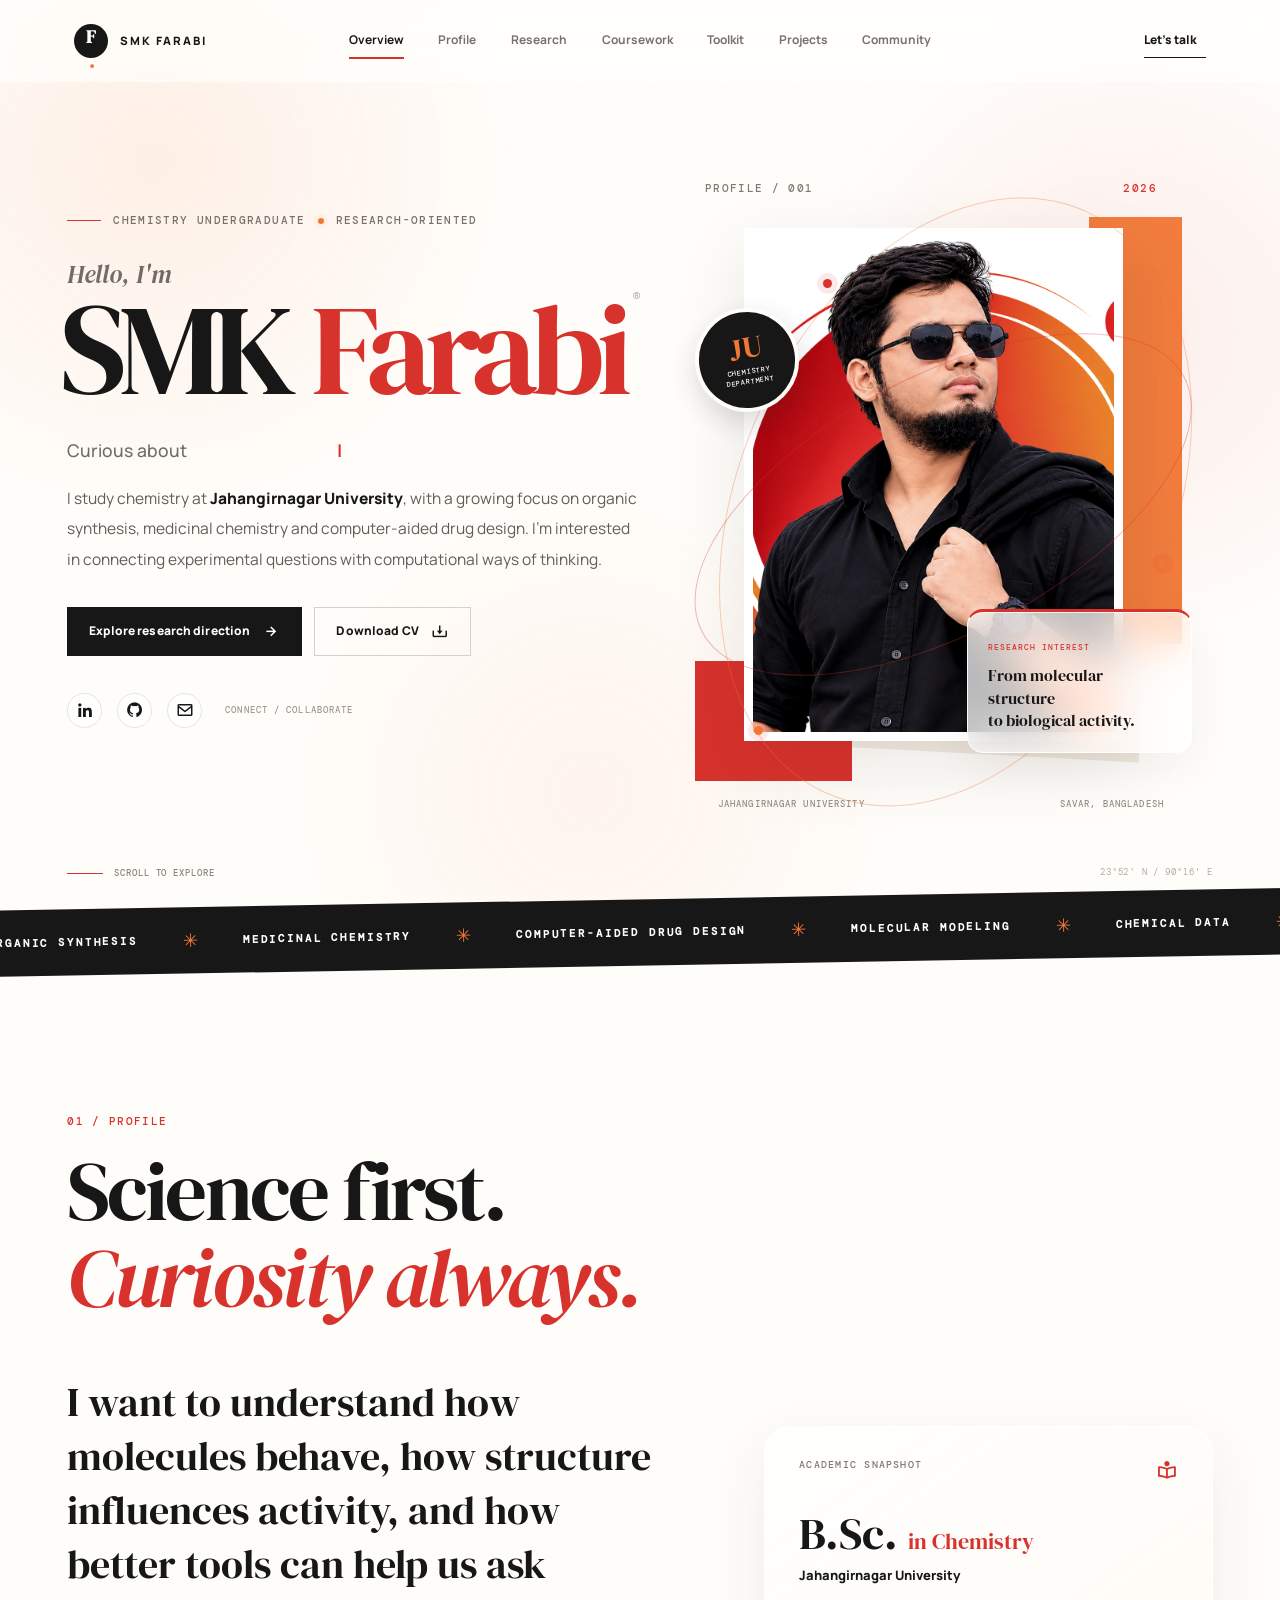
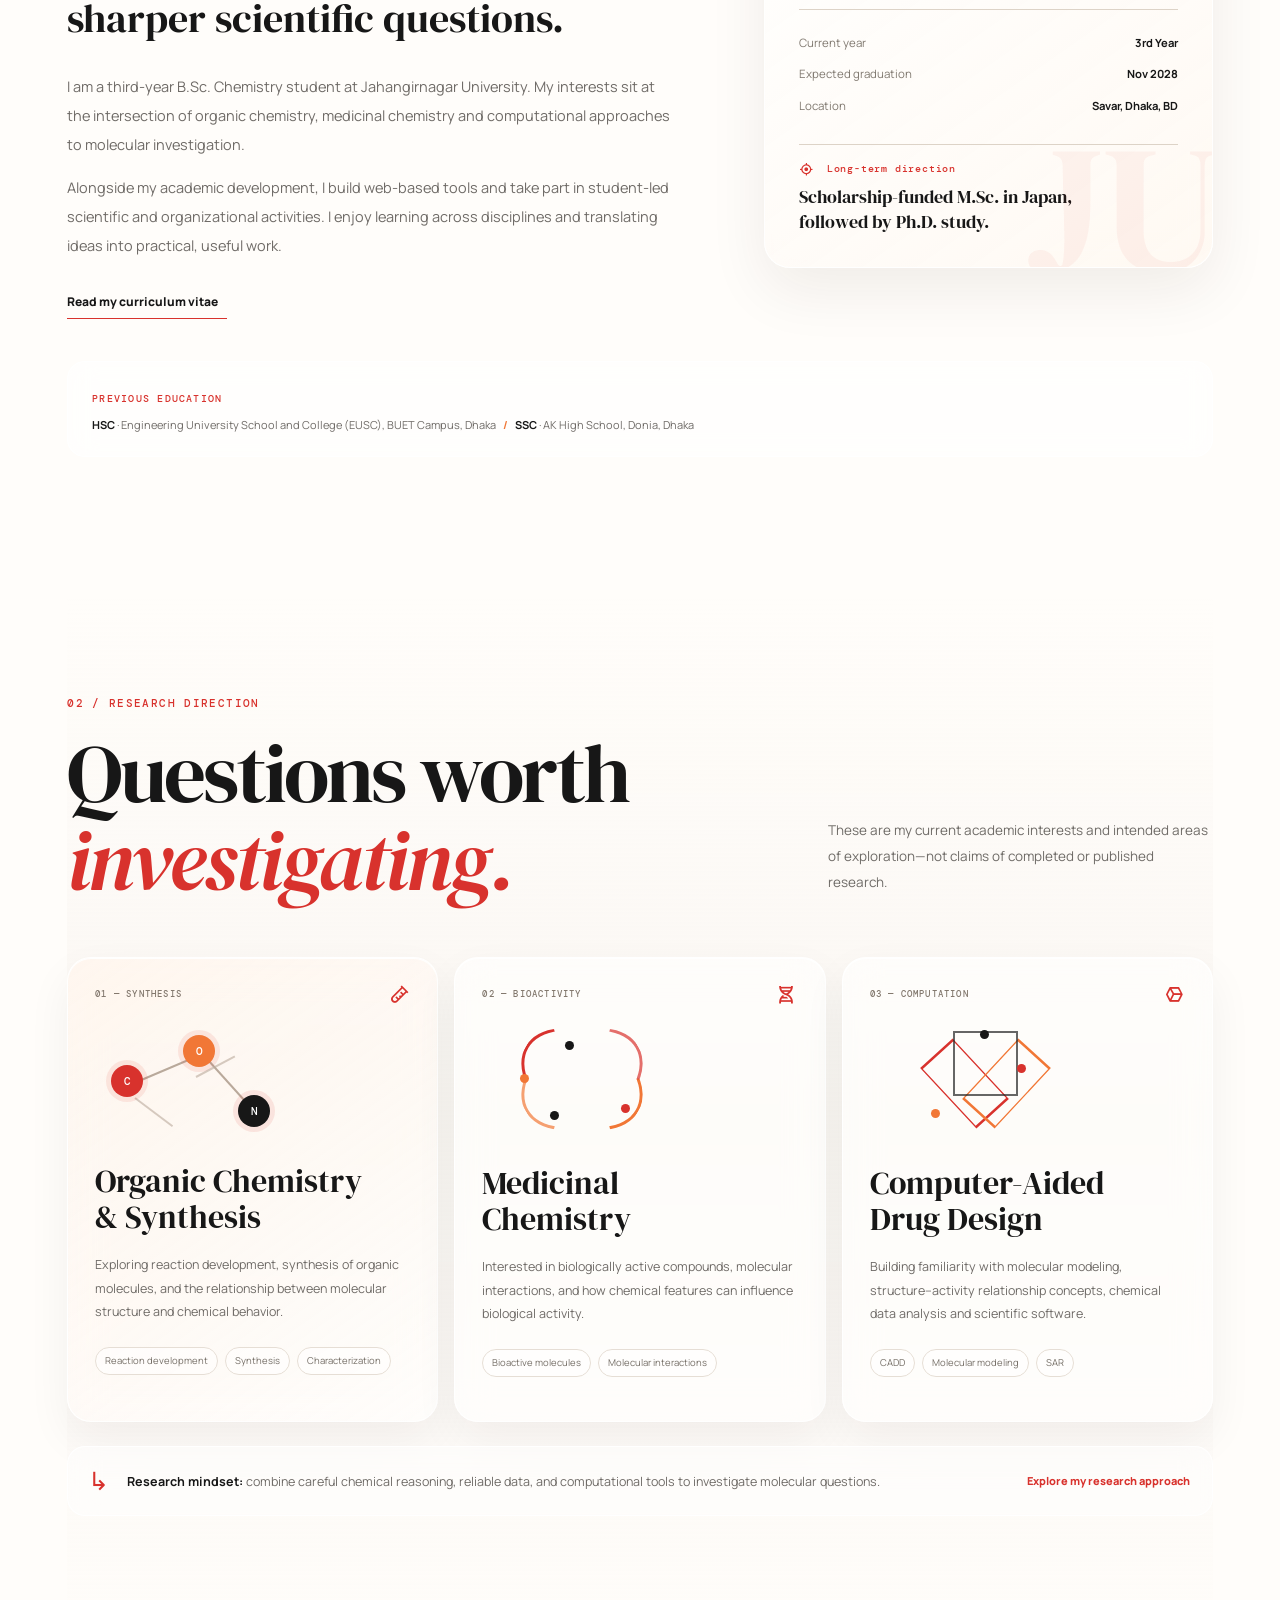
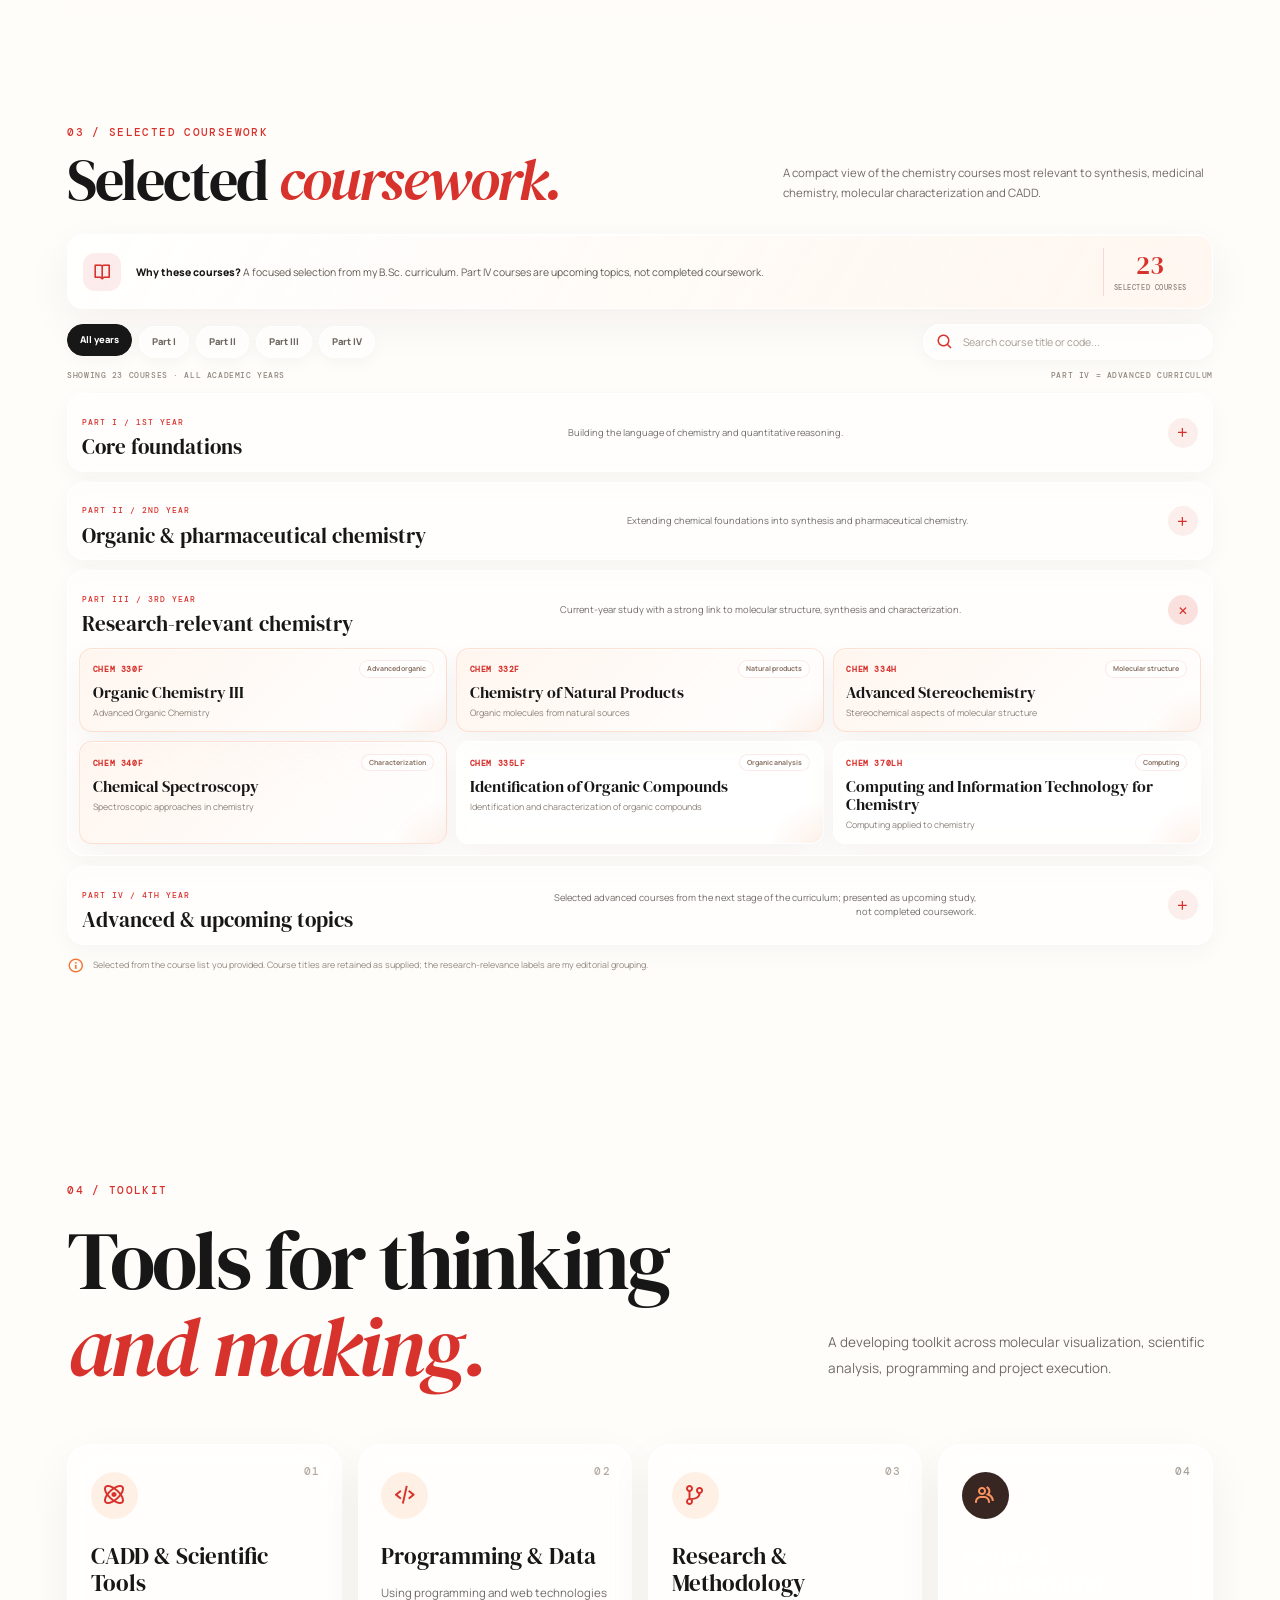
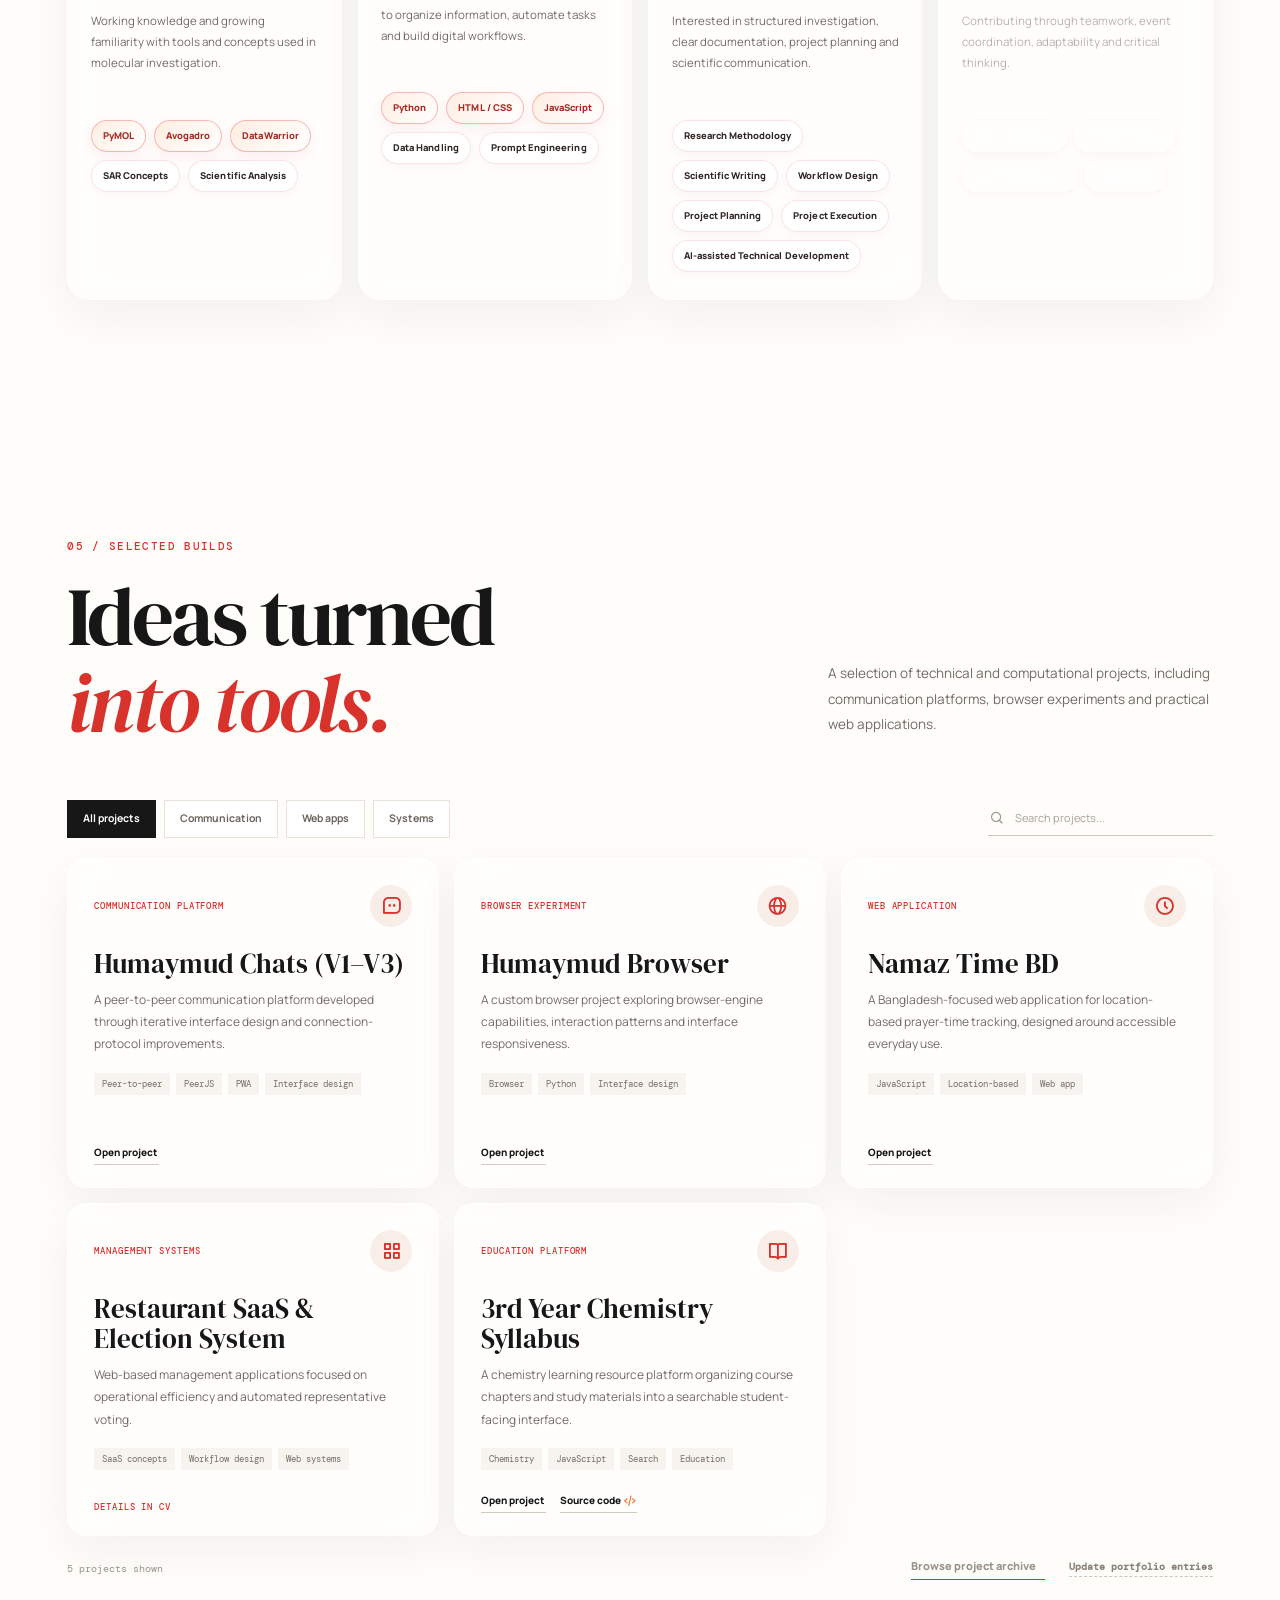
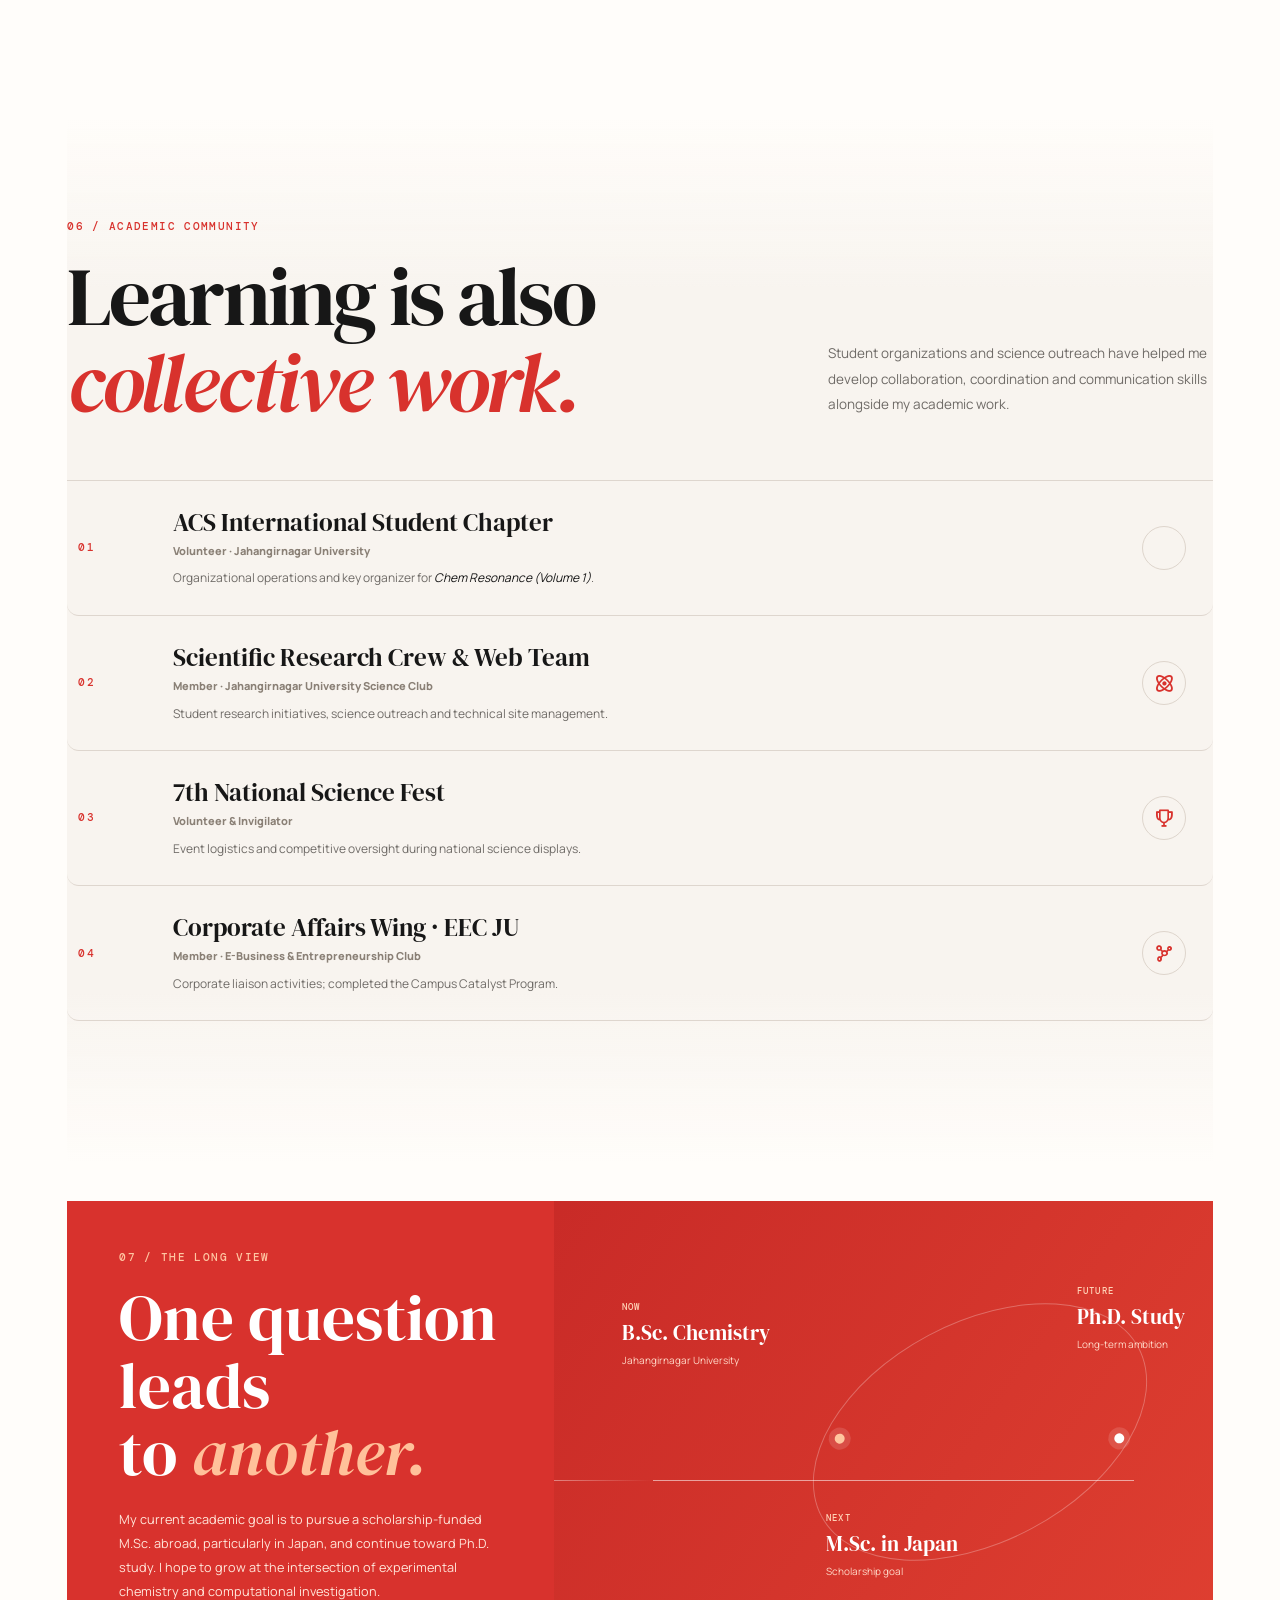
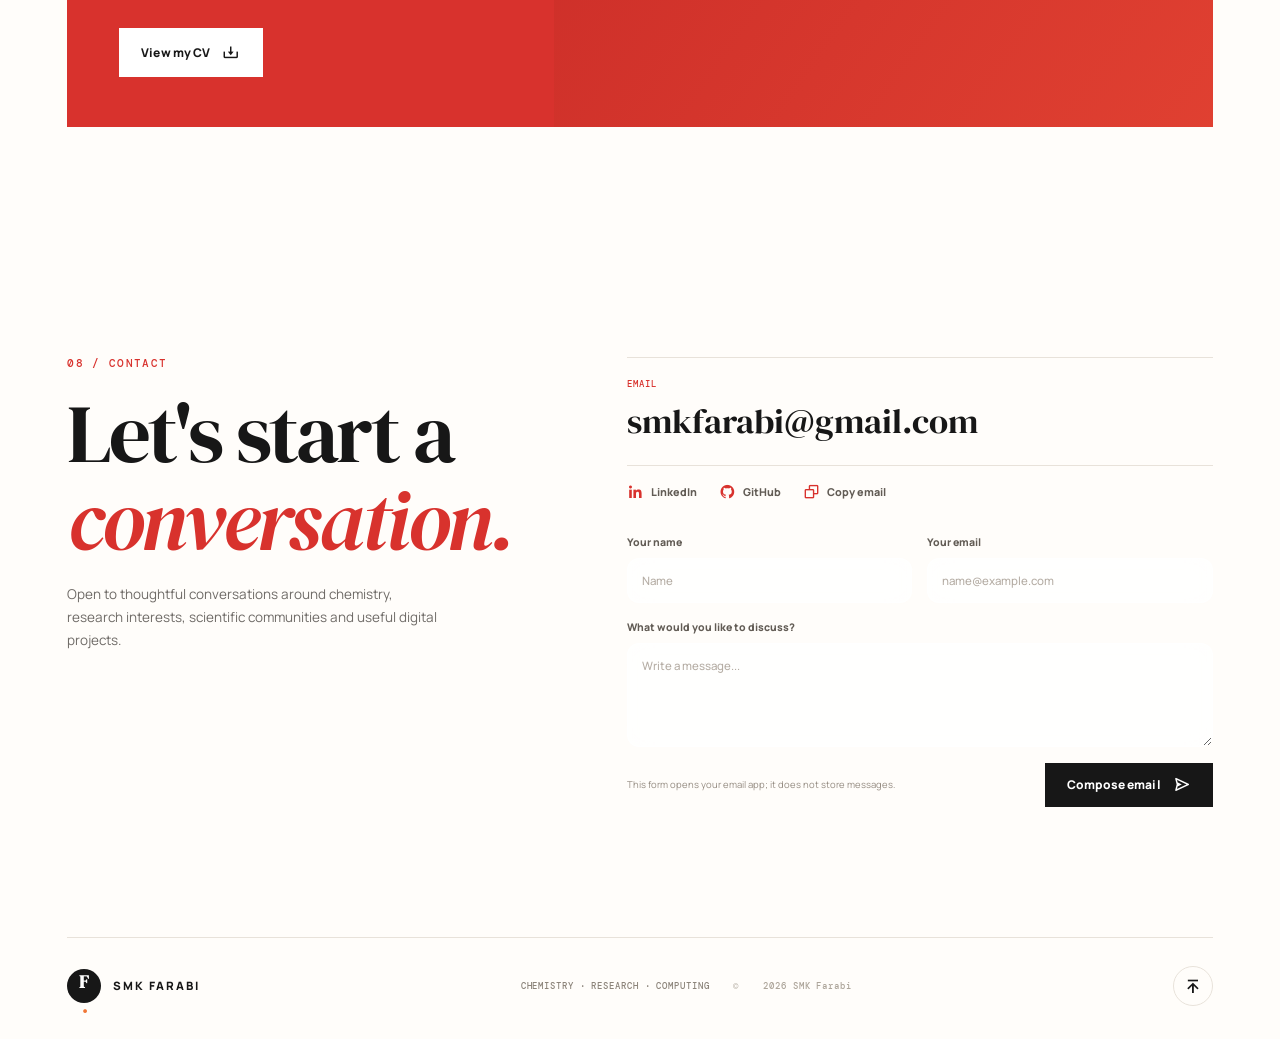
<file: index.html>
<!DOCTYPE html>
<html lang="en">
<head>
  <meta charset="UTF-8">
  <meta name="viewport" content="width=device-width, initial-scale=1.0">
  <meta name="theme-color" content="#fffdfa">
  <link rel="icon" type="image/svg+xml" href="assets/favicon.svg">
  <meta name="description" content="SMK Farabi — Chemistry undergraduate at Jahangirnagar University, exploring organic synthesis, medicinal chemistry and computer-aided drug design.">
  <meta property="og:title" content="SMK Farabi | Chemistry & Research">
  <meta property="og:description" content="Exploring molecules. Building tools. Asking better questions.">
  <meta property="og:type" content="website">
  <title>SMK Farabi — Chemistry, Research & Computing</title>
  <link rel="preconnect" href="https://fonts.googleapis.com">
  <link rel="preconnect" href="https://fonts.gstatic.com" crossorigin>
  <link href="https://fonts.googleapis.com/css2?family=DM+Mono:wght@400;500&family=DM+Sans:wght@400;500;600;700&family=DM+Serif+Display:ital@0;1&family=Manrope:wght@400;500;600;700;800&display=swap" rel="stylesheet">
  <link href="https://unpkg.com/boxicons@2.1.4/css/boxicons.min.css" rel="stylesheet">
  <link rel="stylesheet" href="css/style.css">
</head>
<body>
  <div class="scroll-progress" aria-hidden="true"><span id="scroll-progress-bar"></span></div>
  <div class="ambient-grid" aria-hidden="true"></div>

  <header class="header" id="header">
    <a class="brand" href="#home" aria-label="SMK Farabi home">
      <span class="brand-mark">F<span>.</span></span>
      <span class="brand-name">SMK FARABI</span>
    </a>
    <nav class="navbar" id="primary-navigation" aria-label="Primary navigation">
      <a class="active" href="#home">Overview</a>
      <a href="#profile">Profile</a>
      <a href="#research">Research</a>
      <a href="#coursework">Coursework</a>
      <a href="#toolkit">Toolkit</a>
      <a href="#projects">Projects</a>
      <a href="#community">Community</a>
    </nav>
    <div class="header-actions">
      <a class="header-contact" href="#contact">Let's talk <i class="bx bx-arrow-up-right"></i></a>
      <button class="menu-btn" id="menu-icon" type="button" aria-label="Open navigation" aria-controls="primary-navigation" aria-expanded="false"><i class="bx bx-menu"></i></button>
    </div>
  </header>

  <main>
    <section class="hero section" id="home">
      <div class="hero-copy" data-reveal>
        <div class="eyebrow"><span class="eyebrow-line"></span> CHEMISTRY UNDERGRADUATE <span class="eyebrow-dot"></span> RESEARCH-ORIENTED</div>
        <p class="hero-intro">Hello, I'm</p>
        <h1>SMK <span>Farabi</span><sup>®</sup></h1>
        <div class="hero-subtitle"><span class="subtitle-static">Curious about</span> <span class="rotating-word" id="rotating-word">molecules</span><span class="typing-cursor">|</span></div>
        <p class="hero-description">I study chemistry at <strong>Jahangirnagar University</strong>, with a growing focus on organic synthesis, medicinal chemistry and computer-aided drug design. I’m interested in connecting experimental questions with computational ways of thinking.</p>
        <div class="hero-actions">
          <a class="button button-dark" href="#research">Explore research direction <i class="bx bx-right-arrow-alt"></i></a>
          <a class="button button-outline" href="assets/SMK-Farabi-CV.pdf" download>Download CV <i class="bx bx-download"></i></a>
        </div>
        <div class="hero-socials">
          <a href="https://www.linkedin.com/in/s-m-k-farabi2005" target="_blank" rel="noopener noreferrer" aria-label="LinkedIn"><i class="bx bxl-linkedin"></i></a>
          <a href="https://github.com/smkfarabi-stack" target="_blank" rel="noopener noreferrer" aria-label="GitHub"><i class="bx bxl-github"></i></a>
          <a href="mailto:smkfarabi@gmail.com" aria-label="Email"><i class="bx bx-envelope"></i></a>
          <span class="social-caption">CONNECT / COLLABORATE</span>
        </div>
      </div>

      <div class="hero-visual" data-reveal data-reveal-delay="2">
        <div class="visual-index">PROFILE / 001 <span>2026</span></div>
        <div class="portrait-stage">
          <div class="portrait-backdrop"></div>
          <div class="portrait-accent accent-one"></div>
          <div class="portrait-accent accent-two"></div>
          <div class="portrait-frame"><img src="assets/images/pic1.jpg" alt="Portrait of SMK Farabi" fetchpriority="high"></div>
          <div class="portrait-seal"><span>JU</span><small>CHEMISTRY<br>DEPARTMENT</small></div>
          <div class="orbit orbit-a"></div><div class="orbit orbit-b"></div>
          <span class="orbit-node node-one"></span><span class="orbit-node node-two"></span><span class="orbit-node node-three"></span>
          <div class="focus-note"><span class="focus-note-label">RESEARCH INTEREST</span><strong>From molecular structure<br>to biological activity.</strong><i class="bx bx-arrow-down-right"></i></div>
        </div>
        <div class="visual-caption"><span>JAHANGIRNAGAR UNIVERSITY</span><span>SAVAR, BANGLADESH</span></div>
      </div>
      <a class="scroll-cue" href="#profile"><span class="scroll-cue-line"></span> SCROLL TO EXPLORE</a>
      <span class="hero-coordinate" aria-hidden="true">23°52′ N / 90°16′ E</span>
    </section>

    <section class="ticker" aria-label="Research interests">
      <div class="ticker-track"><span>ORGANIC SYNTHESIS</span><i>✳</i><span>MEDICINAL CHEMISTRY</span><i>✳</i><span>COMPUTER-AIDED DRUG DESIGN</span><i>✳</i><span>MOLECULAR MODELING</span><i>✳</i><span>CHEMICAL DATA</span><i>✳</i><span>ORGANIC SYNTHESIS</span><i>✳</i><span>MEDICINAL CHEMISTRY</span><i>✳</i><span>COMPUTER-AIDED DRUG DESIGN</span><i>✳</i></div>
    </section>

    <section class="section profile-section" id="profile">
      <div class="section-heading" data-reveal>
        <span class="section-index">01 / PROFILE</span>
        <h2>Science first.<br><em>Curiosity always.</em></h2>
      </div>
      <div class="profile-layout">
        <div class="profile-lead" data-reveal>
          <p class="lead-statement">I want to understand how molecules behave, how structure influences activity, and how better tools can help us ask sharper scientific questions.</p>
          <p class="body-copy">I am a third-year B.Sc. Chemistry student at Jahangirnagar University. My interests sit at the intersection of organic chemistry, medicinal chemistry and computational approaches to molecular investigation.</p>
          <p class="body-copy">Alongside my academic development, I build web-based tools and take part in student-led scientific and organizational activities. I enjoy learning across disciplines and translating ideas into practical, useful work.</p>
          <a class="inline-link" href="assets/SMK-Farabi-CV.pdf" target="_blank" rel="noopener">Read my curriculum vitae <i class="bx bx-up-right-arrow-alt"></i></a>
        </div>
        <aside class="academic-card" data-reveal data-reveal-delay="1">
          <div class="academic-card-top"><span>ACADEMIC SNAPSHOT</span><i class="bx bx-book-reader"></i></div>
          <div class="academic-degree">B.Sc. <span>in Chemistry</span></div>
          <div class="academic-university">Jahangirnagar University</div>
          <div class="academic-divider"></div>
          <div class="academic-row"><span>Current year</span><strong>3rd Year</strong></div>
          <div class="academic-row"><span>Expected graduation</span><strong>Nov 2028</strong></div>
          <div class="academic-row"><span>Location</span><strong>Savar, Dhaka, BD</strong></div>
          <div class="academic-divider"></div>
          <p class="academic-note"><i class="bx bx-target-lock"></i> Long-term direction</p>
          <p class="academic-goal">Scholarship-funded M.Sc. in Japan, followed by Ph.D. study.</p>
          <span class="card-watermark">JU</span>
        </aside>
      </div>
      <div class="previous-education profile-education" data-reveal>
        <span>PREVIOUS EDUCATION</span>
        <p><strong>HSC</strong> · Engineering University School and College (EUSC), BUET Campus, Dhaka <b> / </b> <strong>SSC</strong> · AK High School, Donia, Dhaka</p>
      </div>
    </section>



    <section class="section research-section" id="research">
      <div class="section-heading section-heading-wide" data-reveal>
        <div><span class="section-index">02 / RESEARCH DIRECTION</span><h2>Questions worth<br><em>investigating.</em></h2></div>
        <p class="heading-aside">These are my current academic interests and intended areas of exploration—not claims of completed or published research.</p>
      </div>
      <div class="research-grid">
        <article class="research-card research-card-featured" data-reveal>
          <div class="research-card-top"><span>01 — SYNTHESIS</span><i class="bx bx-test-tube"></i></div>
          <div class="molecule-art molecule-art-one" aria-hidden="true"><span class="atom a1">C</span><span class="atom a2">O</span><span class="atom a3">N</span><span class="bond b1"></span><span class="bond b2"></span><span class="bond b3"></span><span class="bond b4"></span></div>
          <h3>Organic Chemistry<br>& Synthesis</h3>
          <p>Exploring reaction development, synthesis of organic molecules, and the relationship between molecular structure and chemical behavior.</p>
          <div class="research-keywords"><span>Reaction development</span><span>Synthesis</span><span>Characterization</span></div>
        </article>
        <article class="research-card" data-reveal data-reveal-delay="1">
          <div class="research-card-top"><span>02 — BIOACTIVITY</span><i class="bx bx-dna"></i></div>
          <div class="molecule-art molecule-art-two" aria-hidden="true"><div class="helix-line"></div><div class="helix-line helix-line-two"></div><span class="helix-node hn1"></span><span class="helix-node hn2"></span><span class="helix-node hn3"></span><span class="helix-node hn4"></span></div>
          <h3>Medicinal<br>Chemistry</h3>
          <p>Interested in biologically active compounds, molecular interactions, and how chemical features can influence biological activity.</p>
          <div class="research-keywords"><span>Bioactive molecules</span><span>Molecular interactions</span></div>
        </article>
        <article class="research-card" data-reveal data-reveal-delay="2">
          <div class="research-card-top"><span>03 — COMPUTATION</span><i class="bx bx-cube-alt"></i></div>
          <div class="molecule-art molecule-art-three" aria-hidden="true"><div class="cube-face face-one"></div><div class="cube-face face-two"></div><div class="cube-face face-three"></div><span class="cube-point cp1"></span><span class="cube-point cp2"></span><span class="cube-point cp3"></span></div>
          <h3>Computer-Aided<br>Drug Design</h3>
          <p>Building familiarity with molecular modeling, structure–activity relationship concepts, chemical data analysis and scientific software.</p>
          <div class="research-keywords"><span>CADD</span><span>Molecular modeling</span><span>SAR</span></div>
        </article>
      </div>
      <div class="research-note" data-reveal><span class="note-symbol">↳</span><p><strong>Research mindset:</strong> combine careful chemical reasoning, reliable data, and computational tools to investigate molecular questions.</p><a href="research.html">Explore my research approach <i class="bx bx-arrow-up-right"></i></a></div>
    </section>

    <section class="section coursework-section" id="coursework">
      <div class="section-heading section-heading-wide" data-reveal>
        <div><span class="section-index">03 / SELECTED COURSEWORK</span><h2>Selected <em>coursework.</em></h2></div>
        <p class="heading-aside">A compact view of the chemistry courses most relevant to synthesis, medicinal chemistry, molecular characterization and CADD.</p>
      </div>
      <div class="coursework-intro glass-panel" data-reveal>
        <div class="coursework-intro-icon"><i class="bx bx-book-open"></i></div>
        <p><strong>Why these courses?</strong> A focused selection from my B.Sc. curriculum. Part IV courses are upcoming topics, not completed coursework.</p>
        <span class="coursework-total"><strong id="course-result-count">23</strong><small>selected courses</small></span>
      </div>
      <div class="course-controls" data-reveal>
        <div class="course-filter-list" role="group" aria-label="Filter courses by academic year">
          <button class="course-filter-btn active" type="button" data-course-filter="all" aria-pressed="true">All years</button>
          <button class="course-filter-btn" type="button" data-course-filter="1" aria-pressed="false">Part I</button>
          <button class="course-filter-btn" type="button" data-course-filter="2" aria-pressed="false">Part II</button>
          <button class="course-filter-btn" type="button" data-course-filter="3" aria-pressed="false">Part III</button>
          <button class="course-filter-btn" type="button" data-course-filter="4" aria-pressed="false">Part IV</button>
        </div>
        <label class="course-search"><i class="bx bx-search"></i><input type="search" id="course-search" placeholder="Search course title or code..." aria-label="Search selected coursework"></label>
      </div>
      <div class="course-results-note"><span id="course-result-label">Showing all selected courses</span><span>PART IV = ADVANCED CURRICULUM</span></div>

      <details class="course-year-group" data-course-group="1">
        <summary class="course-year-heading"><div><span>PART I / 1ST YEAR</span><h3>Core foundations</h3></div><p>Building the language of chemistry and quantitative reasoning.</p><span class="course-disclosure" aria-hidden="true"><i class="bx bx-plus"></i></span></summary>
        <div class="course-grid">
          <article class="course-card" data-course-year="1" data-search="chem 110f physical chemistry i elemental of physical chemistry physical foundations"><div class="course-card-meta"><span>CHEM 110F</span><b>Physical foundations</b></div><h4>Physical Chemistry I</h4><p>Elemental of Physical Chemistry</p></article>
          <article class="course-card" data-course-year="1" data-search="chem 130f organic chemistry i fundamentals of organic chemistry i organic foundations"><div class="course-card-meta"><span>CHEM 130F</span><b>Organic foundations</b></div><h4>Organic Chemistry I</h4><p>Fundamentals of Organic Chemistry I</p></article>
          <article class="course-card" data-course-year="1" data-search="chem 140h analytical chemistry analytical methods"><div class="course-card-meta"><span>CHEM 140H</span><b>Analytical methods</b></div><h4>Analytical Chemistry</h4><p>Core analytical chemistry</p></article>
          <article class="course-card" data-course-year="1" data-search="math c151h calculus and analytical geometry quantitative methods"><div class="course-card-meta"><span>MATH C151H</span><b>Quantitative methods</b></div><h4>Calculus and Analytical Geometry</h4><p>Mathematical foundations</p></article>
          <article class="course-card" data-course-year="1" data-search="chem 125lh qualitative inorganic analysis practical laboratory"><div class="course-card-meta"><span>CHEM 125LH</span><b>Laboratory practice</b></div><h4>Qualitative Inorganic Analysis</h4><p>Practical inorganic analysis</p></article>
        </div>
      </details>

      <details class="course-year-group" data-course-group="2">
        <summary class="course-year-heading"><div><span>PART II / 2ND YEAR</span><h3>Organic & pharmaceutical chemistry</h3></div><p>Extending chemical foundations into synthesis and pharmaceutical chemistry.</p><span class="course-disclosure" aria-hidden="true"><i class="bx bx-plus"></i></span></summary>
        <div class="course-grid">
          <article class="course-card" data-course-year="2" data-search="chem 210f physical chemistry ii concepts of physical chemistry physical chemistry"><div class="course-card-meta"><span>CHEM 210F</span><b>Physical chemistry</b></div><h4>Physical Chemistry II</h4><p>Concepts of Physical Chemistry</p></article>
          <article class="course-card" data-course-year="2" data-search="chem 230f organic chemistry ii fundamentals of organic chemistry ii organic chemistry"><div class="course-card-meta"><span>CHEM 230F</span><b>Organic chemistry</b></div><h4>Organic Chemistry II</h4><p>Fundamentals of Organic Chemistry II</p></article>
          <article class="course-card course-card-featured" data-course-year="2" data-search="chem 232h fundamental of pharmaceutical chemistry pharmaceutical medicinal"><div class="course-card-meta"><span>CHEM 232H</span><b>Medicinal pathway</b></div><h4>Fundamental of Pharmaceutical Chemistry</h4><p>A direct connection to pharmaceutical and medicinal chemistry interests</p></article>
          <article class="course-card" data-course-year="2" data-search="chem 235lh preparative organic chemistry synthesis practical"><div class="course-card-meta"><span>CHEM 235LH</span><b>Practical synthesis</b></div><h4>Preparative Organic Chemistry</h4><p>Preparative organic laboratory work</p></article>
          <article class="course-card" data-course-year="2" data-search="chem 225lh inorganic preparation quantitative analysis laboratory"><div class="course-card-meta"><span>CHEM 225LH</span><b>Analytical practice</b></div><h4>Inorganic Preparation and Quantitative Analysis</h4><p>Preparation and quantitative analysis</p></article>
        </div>
      </details>

      <details class="course-year-group" data-course-group="3" open>
        <summary class="course-year-heading"><div><span>PART III / 3RD YEAR</span><h3>Research-relevant chemistry</h3></div><p>Current-year study with a strong link to molecular structure, synthesis and characterization.</p><span class="course-disclosure" aria-hidden="true"><i class="bx bx-plus"></i></span></summary>
        <div class="course-grid">
          <article class="course-card course-card-featured" data-course-year="3" data-search="chem 330f organic chemistry iii advanced organic chemistry reaction synthesis"><div class="course-card-meta"><span>CHEM 330F</span><b>Advanced organic</b></div><h4>Organic Chemistry III</h4><p>Advanced Organic Chemistry</p></article>
          <article class="course-card course-card-featured" data-course-year="3" data-search="chem 332f chemistry of natural products natural product organic bioactive"><div class="course-card-meta"><span>CHEM 332F</span><b>Natural products</b></div><h4>Chemistry of Natural Products</h4><p>Organic molecules from natural sources</p></article>
          <article class="course-card course-card-featured" data-course-year="3" data-search="chem 334h advanced stereochemistry stereochemistry molecular structure"><div class="course-card-meta"><span>CHEM 334H</span><b>Molecular structure</b></div><h4>Advanced Stereochemistry</h4><p>Stereochemical aspects of molecular structure</p></article>
          <article class="course-card course-card-featured" data-course-year="3" data-search="chem 340f chemical spectroscopy spectroscopy characterization"><div class="course-card-meta"><span>CHEM 340F</span><b>Characterization</b></div><h4>Chemical Spectroscopy</h4><p>Spectroscopic approaches in chemistry</p></article>
          <article class="course-card" data-course-year="3" data-search="chem 335lf identification of organic compounds organic characterization identification"><div class="course-card-meta"><span>CHEM 335LF</span><b>Organic analysis</b></div><h4>Identification of Organic Compounds</h4><p>Identification and characterization of organic compounds</p></article>
          <article class="course-card" data-course-year="3" data-search="chem 370lh computing and information technology for chemistry computing computational"><div class="course-card-meta"><span>CHEM 370LH</span><b>Computing</b></div><h4>Computing and Information Technology for Chemistry</h4><p>Computing applied to chemistry</p></article>
        </div>
      </details>

      <details class="course-year-group course-year-future" data-course-group="4">
        <summary class="course-year-heading"><div><span>PART IV / 4TH YEAR</span><h3>Advanced & upcoming topics</h3></div><p>Selected advanced courses from the next stage of the curriculum; presented as upcoming study, not completed coursework.</p><span class="course-disclosure" aria-hidden="true"><i class="bx bx-plus"></i></span></summary>
        <div class="course-grid">
          <article class="course-card" data-course-year="4" data-search="chem 400h application of spectroscopic methods in chemical analysis spectroscopy instrumental"><div class="course-card-meta"><span>CHEM 400H</span><b>Advanced characterization</b></div><h4>Application of Spectroscopic Methods in Chemical Analysis</h4><p>Advanced spectroscopic applications</p></article>
          <article class="course-card" data-course-year="4" data-search="chem 410h quantum chemistry and statistical thermodynamics quantum theoretical"><div class="course-card-meta"><span>CHEM 410H</span><b>Theoretical foundations</b></div><h4>Quantum Chemistry and Statistical Thermodynamics</h4><p>Quantum and statistical perspectives</p></article>
          <article class="course-card course-card-featured" data-course-year="4" data-search="chem 420h supramolecular chemistry molecular interactions medicinal"><div class="course-card-meta"><span>CHEM 420H</span><b>Molecular interactions</b></div><h4>Supramolecular Chemistry</h4><p>A useful connection to molecular recognition and interaction</p></article>
          <article class="course-card course-card-featured" data-course-year="4" data-search="chem 430h theoretical organic chemistry computational organic chemistry"><div class="course-card-meta"><span>CHEM 430H</span><b>Theoretical organic</b></div><h4>Theoretical Organic Chemistry</h4><p>Theoretical perspectives on organic chemistry</p></article>
          <article class="course-card" data-course-year="4" data-search="chem 433h topics in biochemistry biochemistry biological"><div class="course-card-meta"><span>CHEM 433H</span><b>Biochemical context</b></div><h4>Topics in Biochemistry</h4><p>Selected topics in biochemistry</p></article>
          <article class="course-card" data-course-year="4" data-search="chem 434f organic reagents and syntheses organic synthesis"><div class="course-card-meta"><span>CHEM 434F</span><b>Synthesis</b></div><h4>Organic Reagents and Syntheses</h4><p>Reagents and synthetic approaches</p></article>
          <article class="course-card" data-course-year="4" data-search="chem 440h instrumental methods in analytical chemistry analytical instrumentation"><div class="course-card-meta"><span>CHEM 440H</span><b>Instrumentation</b></div><h4>Instrumental Methods in Analytical Chemistry</h4><p>Instrumental analytical methods</p></article>
        </div>
      </details>
      <div class="course-empty-state" id="course-empty-state" hidden><i class="bx bx-search-alt"></i><strong>No matching courses</strong><span>Try a different course title, code or academic year.</span></div>
      <p class="coursework-footnote"><i class="bx bx-info-circle"></i> Selected from the course list you provided. Course titles are retained as supplied; the research-relevance labels are my editorial grouping.</p>
    </section>

    <section class="section toolkit-section" id="toolkit">
      <div class="section-heading section-heading-wide" data-reveal>
        <div><span class="section-index">04 / TOOLKIT</span><h2>Tools for thinking<br><em>and making.</em></h2></div>
        <p class="heading-aside">A developing toolkit across molecular visualization, scientific analysis, programming and project execution.</p>
      </div>
      <div class="toolkit-grid">
        <article class="toolkit-card" data-reveal><span class="tool-number">01</span><div class="tool-icon"><i class="bx bx-atom"></i></div><h3>CADD & Scientific Tools</h3><p>Working knowledge and growing familiarity with tools and concepts used in molecular investigation.</p><div class="skill-tags"><span class="skill-feature"><strong>PyMOL</strong></span><span class="skill-feature"><strong>Avogadro</strong></span><span class="skill-feature"><strong>DataWarrior</strong></span><span><strong>SAR Concepts</strong></span><span><strong>Scientific Analysis</strong></span></div></article>
        <article class="toolkit-card" data-reveal data-reveal-delay="1"><span class="tool-number">02</span><div class="tool-icon"><i class="bx bx-code-alt"></i></div><h3>Programming & Data</h3><p>Using programming and web technologies to organize information, automate tasks and build digital workflows.</p><div class="skill-tags"><span class="skill-feature"><strong>Python</strong></span><span class="skill-feature"><strong>HTML / CSS</strong></span><span class="skill-feature"><strong>JavaScript</strong></span><span><strong>Data Handling</strong></span><span><strong>Prompt Engineering</strong></span></div></article>
        <article class="toolkit-card" data-reveal data-reveal-delay="2"><span class="tool-number">03</span><div class="tool-icon"><i class="bx bx-git-branch"></i></div><h3>Research & Methodology</h3><p>Interested in structured investigation, clear documentation, project planning and scientific communication.</p><div class="skill-tags"><span><strong>Research Methodology</strong></span><span><strong>Scientific Writing</strong></span><span><strong>Workflow Design</strong></span><span><strong>Project Planning</strong></span><span><strong>Project Execution</strong></span><span><strong>AI-assisted Technical Development</strong></span></div></article>
        <article class="toolkit-card toolkit-card-dark" data-reveal data-reveal-delay="3"><span class="tool-number">04</span><div class="tool-icon"><i class="bx bx-group"></i></div><h3>People & Collaboration</h3><p>Contributing through teamwork, event coordination, adaptability and critical thinking.</p><div class="skill-tags"><span><strong>Team Leadership</strong></span><span><strong>Critical Thinking</strong></span><span><strong>Event Management</strong></span><span><strong>Adaptability</strong></span></div></article>
      </div>
    </section>

    <section class="section projects-section" id="projects">
      <div class="section-heading section-heading-wide" data-reveal>
        <div><span class="section-index">05 / SELECTED BUILDS</span><h2>Ideas turned<br><em>into tools.</em></h2></div>
        <p class="heading-aside">A selection of technical and computational projects, including communication platforms, browser experiments and practical web applications.</p>
      </div>
      <div class="project-controls" data-reveal>
        <div class="filter-list" role="group" aria-label="Filter projects">
          <button class="filter-btn active" type="button" data-filter="all">All projects</button>
          <button class="filter-btn" type="button" data-filter="communication">Communication</button>
          <button class="filter-btn" type="button" data-filter="web">Web apps</button>
          <button class="filter-btn" type="button" data-filter="systems">Systems</button>
        </div>
        <label class="project-search"><i class="bx bx-search"></i><input type="search" id="project-search" placeholder="Search projects..." aria-label="Search projects"></label>
      </div>
      <div class="project-grid" id="project-preview" aria-live="polite"></div>
      <div class="project-footer" data-reveal><span id="project-result-count">Selected projects</span><div class="project-footer-links"><a class="inline-link" href="projects.html">Browse project archive <i class="bx bx-arrow-up-right"></i></a><a class="content-tool-link" href="codegenerator.html">Update portfolio entries</a></div></div>
    </section>

    <section class="section community-section" id="community">
      <div class="section-heading section-heading-wide" data-reveal>
        <div><span class="section-index">06 / ACADEMIC COMMUNITY</span><h2>Learning is also<br><em>collective work.</em></h2></div>
        <p class="heading-aside">Student organizations and science outreach have helped me develop collaboration, coordination and communication skills alongside my academic work.</p>
      </div>
      <div class="community-list">
        <article class="community-item" data-reveal><div class="community-index">01</div><div class="community-main"><h3>ACS International Student Chapter</h3><p>Volunteer · Jahangirnagar University</p><span>Organizational operations and key organizer for <em>Chem Resonance (Volume 1)</em>.</span></div><div class="community-mark"><i class="bx bx-flask"></i></div></article>
        <article class="community-item" data-reveal><div class="community-index">02</div><div class="community-main"><h3>Scientific Research Crew & Web Team</h3><p>Member · Jahangirnagar University Science Club</p><span>Student research initiatives, science outreach and technical site management.</span></div><div class="community-mark"><i class="bx bx-atom"></i></div></article>
        <article class="community-item" data-reveal><div class="community-index">03</div><div class="community-main"><h3>7th National Science Fest</h3><p>Volunteer & Invigilator</p><span>Event logistics and competitive oversight during national science displays.</span></div><div class="community-mark"><i class="bx bx-trophy"></i></div></article>
        <article class="community-item" data-reveal><div class="community-index">04</div><div class="community-main"><h3>Corporate Affairs Wing · EEC JU</h3><p>Member · E-Business & Entrepreneurship Club</p><span>Corporate liaison activities; completed the Campus Catalyst Program.</span></div><div class="community-mark"><i class="bx bx-network-chart"></i></div></article>
      </div>
    </section>

    <section class="section pathway-section">
      <div class="pathway-panel" data-reveal>
        <div class="pathway-copy"><span class="section-index">07 / THE LONG VIEW</span><h2>One question leads<br>to <em>another.</em></h2><p>My current academic goal is to pursue a scholarship-funded M.Sc. abroad, particularly in Japan, and continue toward Ph.D. study. I hope to grow at the intersection of experimental chemistry and computational investigation.</p><a class="button button-light" href="assets/SMK-Farabi-CV.pdf" download>View my CV <i class="bx bx-download"></i></a></div>
        <div class="pathway-graphic" aria-hidden="true"><div class="path-line"></div><div class="path-step step-one"><span>NOW</span><strong>B.Sc. Chemistry</strong><small>Jahangirnagar University</small></div><div class="path-step step-two"><span>NEXT</span><strong>M.Sc. in Japan</strong><small>Scholarship goal</small></div><div class="path-step step-three"><span>FUTURE</span><strong>Ph.D. Study</strong><small>Long-term ambition</small></div><div class="path-orbit"></div></div>
      </div>
    </section>

    <section class="section contact-section" id="contact">
      <div class="contact-heading" data-reveal><span class="section-index">08 / CONTACT</span><h2>Let's start a<br><em>conversation.</em></h2><p>Open to thoughtful conversations around chemistry, research interests, scientific communities and useful digital projects.</p></div>
      <div class="contact-content" data-reveal data-reveal-delay="1">
        <a class="email-block" href="mailto:smkfarabi@gmail.com"><span>EMAIL</span><strong>smkfarabi@gmail.com</strong><i class="bx bx-up-right-arrow-alt"></i></a>
        <div class="contact-actions"><a href="https://www.linkedin.com/in/s-m-k-farabi2005" target="_blank" rel="noopener noreferrer"><i class="bx bxl-linkedin"></i> LinkedIn</a><a href="https://github.com/smkfarabi-stack" target="_blank" rel="noopener noreferrer"><i class="bx bxl-github"></i> GitHub</a><button id="copy-email" type="button"><i class="bx bx-copy"></i> <span>Copy email</span></button></div>
        <form class="contact-form" id="contact-form">
          <div class="form-row"><label>Your name<input type="text" name="name" placeholder="Name" required></label><label>Your email<input type="email" name="email" placeholder="name@example.com" required></label></div>
          <label>What would you like to discuss?<textarea name="message" rows="4" placeholder="Write a message..." required></textarea></label>
          <div class="form-bottom"><span>This form opens your email app; it does not store messages.</span><button class="button button-dark" type="submit">Compose email <i class="bx bx-send"></i></button></div>
        </form>
      </div>
    </section>
  </main>

  <footer class="footer"><a class="brand" href="#home"><span class="brand-mark">F<span>.</span></span><span class="brand-name">SMK FARABI</span></a><p>CHEMISTRY · RESEARCH · COMPUTING <span>© <span id="current-year">2026</span> SMK Farabi</span></p><a class="back-top" href="#home" aria-label="Back to top"><i class="bx bx-arrow-to-top"></i></a></footer>

  <div class="toast" id="toast" role="status" aria-live="polite"></div>
  <script src="js/projects.js"></script>
  <script src="js/publications.js"></script>
  <script src="js/app.js"></script>
</body>
</html>
</file>
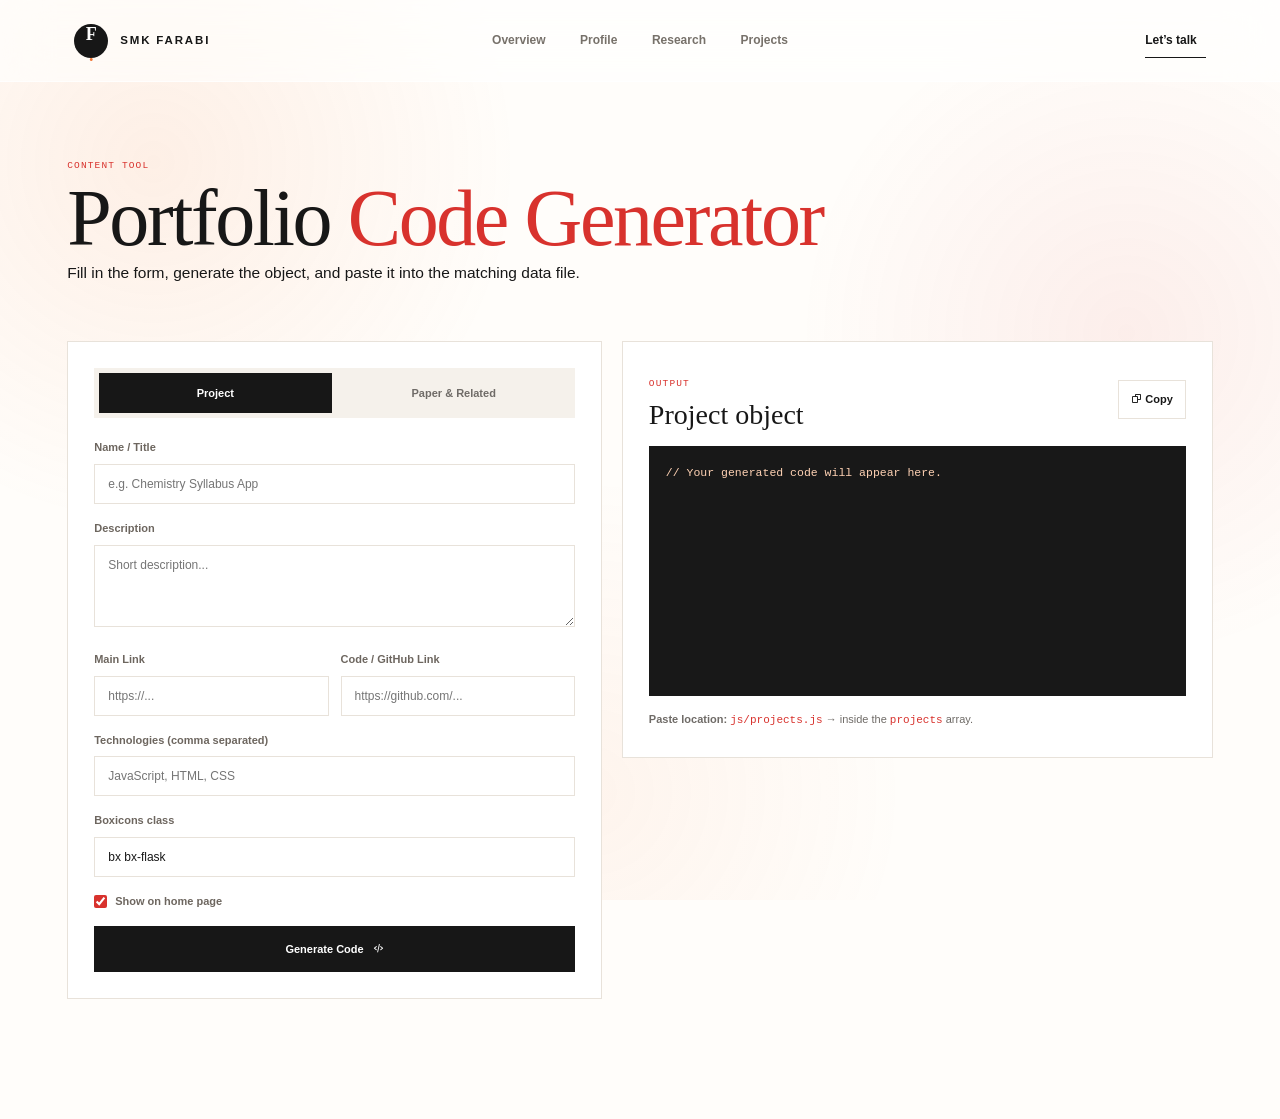
<file: codegenerator.html>
<!DOCTYPE html>
<html lang="en">
<head>
  <meta charset="UTF-8"><meta name="viewport" content="width=device-width, initial-scale=1.0">
  <link rel="icon" type="image/svg+xml" href="assets/favicon.svg">
  <title>Portfolio Code Generator | SMK Farabi</title>
  <link rel="preconnect" href="https://fonts.googleapis.com"><link rel="preconnect" href="https://fonts.gstatic.com" crossorigin>
  <link href="https://fonts.googleapis.com/css2?family=Inter:wght@400;500;600;700;800&family=Space+Grotesk:wght@500;600;700&display=swap" rel="stylesheet">
  <link href="https://unpkg.com/boxicons@2.1.4/css/boxicons.min.css" rel="stylesheet"><link rel="stylesheet" href="css/style.css"><link rel="stylesheet" href="css/code-generator.css">
</head>
<body class="subpage generator-page">
  <div class="scroll-progress"><span id="scroll-progress-bar"></span></div>
  <header class="header" id="header"><a class="brand" href="index.html"><span class="brand-mark">F<span>.</span></span><span class="brand-name">SMK FARABI</span></a><nav class="navbar" id="primary-navigation"><a href="index.html#home">Overview</a><a href="index.html#profile">Profile</a><a href="research.html">Research</a><a href="projects.html">Projects</a></nav><div class="header-actions"><a class="header-contact" href="index.html#contact">Let’s talk <i class="bx bx-arrow-up-right"></i></a><button class="menu-btn" id="menu-icon" type="button" aria-label="Open navigation" aria-controls="primary-navigation" aria-expanded="false"><i class="bx bx-menu"></i></button></div></header>
  <main><section class="section generator-shell"><div class="section-heading reveal"><span class="section-tag">CONTENT TOOL</span><h1>Portfolio <span>Code Generator</span></h1><p>Fill in the form, generate the object, and paste it into the matching data file.</p></div>
    <div class="generator-grid">
      <form class="glass-card generator-form reveal" id="generator-form">
        <div class="type-switch"><button type="button" class="type-btn active" data-type="project">Project</button><button type="button" class="type-btn" data-type="publication">Paper & Related</button></div>
        <input type="hidden" id="content-type" value="project">
        <div class="field"><label for="name">Name / Title</label><input id="name" required placeholder="e.g. Chemistry Syllabus App"></div>
        <div class="field"><label for="description">Description</label><textarea id="description" rows="4" placeholder="Short description..."></textarea></div>
        <div class="two-col">
          <div class="field"><label for="link">Main Link</label><input id="link" required placeholder="https://..."></div>
          <div class="field project-only"><label for="code">Code / GitHub Link</label><input id="code" placeholder="https://github.com/..." /></div>
        </div>
        <div class="two-col publication-only hidden-fields">
          <div class="field"><label for="type">Type</label><select id="type"><option>Paper</option><option>Preprint</option><option>Poster</option><option>Conference</option><option>Thesis</option><option>Related</option></select></div>
          <div class="field"><label for="year">Year</label><input id="year" placeholder="2026"></div>
        </div>
        <div class="field publication-only hidden-fields"><label for="venue">Journal / Conference / Venue</label><input id="venue" placeholder="Optional"></div>
        <div class="field project-only"><label for="tech">Technologies (comma separated)</label><input id="tech" placeholder="JavaScript, HTML, CSS"></div>
        <div class="field project-only"><label for="icon">Boxicons class</label><input id="icon" value="bx bx-flask" placeholder="bx bx-flask"></div>
        <div class="field project-only check-field"><label><input id="featured" type="checkbox" checked> Show on home page</label></div>
        <button class="btn btn-primary full-btn" type="submit">Generate Code <i class="bx bx-code-alt"></i></button>
      </form>

      <div class="glass-card output-panel reveal reveal-right"><div class="output-top"><div><span class="section-tag">OUTPUT</span><h2 id="output-title">Project object</h2></div><button class="copy-btn" id="copy-code" type="button"><i class="bx bx-copy"></i> Copy</button></div><pre id="code-output"><code>// Your generated code will appear here.</code></pre><div class="paste-help" id="paste-help"><strong>Paste location:</strong> <code>js/projects.js</code> → inside the <code>projects</code> array.</div></div>
    </div>
  </section></main>
  <script src="js/code-generator.js"></script>
</body></html>
</file>
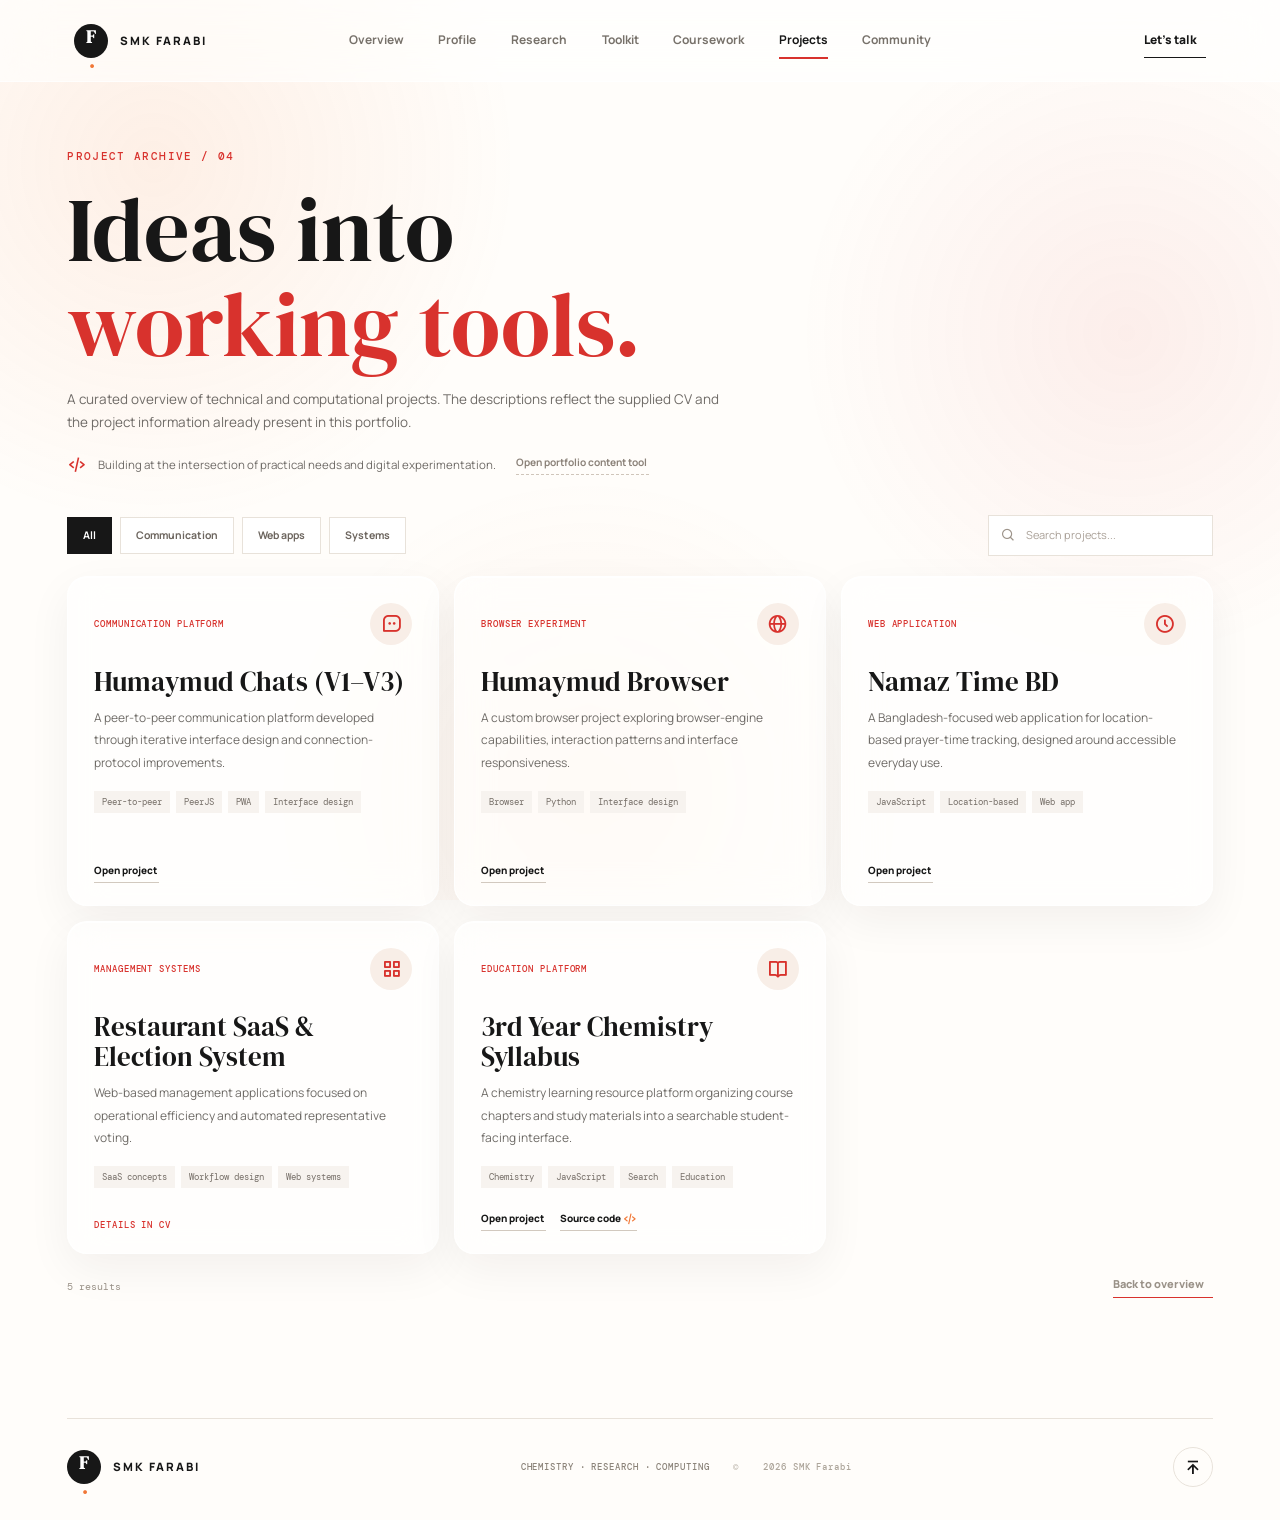
<file: projects.html>
<!DOCTYPE html>
<html lang="en">
<head>
  <meta charset="UTF-8"><meta name="viewport" content="width=device-width, initial-scale=1.0">
  <link rel="icon" type="image/svg+xml" href="assets/favicon.svg"><meta name="theme-color" content="#fffdfa">
  <meta name="description" content="Selected technical and computational projects by SMK Farabi.">
  <title>Projects — SMK Farabi</title>
  <link rel="preconnect" href="https://fonts.googleapis.com"><link rel="preconnect" href="https://fonts.gstatic.com" crossorigin>
  <link href="https://fonts.googleapis.com/css2?family=DM+Mono:wght@400;500&family=DM+Sans:wght@400;500;600;700&family=DM+Serif+Display:ital@0;1&family=Manrope:wght@400;500;600;700;800&display=swap" rel="stylesheet">
  <link href="https://unpkg.com/boxicons@2.1.4/css/boxicons.min.css" rel="stylesheet"><link rel="stylesheet" href="css/style.css">
</head>
<body class="subpage">
  <div class="scroll-progress"><span id="scroll-progress-bar"></span></div>
  <header class="header" id="header"><a class="brand" href="index.html"><span class="brand-mark">F<span>.</span></span><span class="brand-name">SMK FARABI</span></a><nav class="navbar" id="primary-navigation"><a href="index.html#home">Overview</a><a href="index.html#profile">Profile</a><a href="research.html">Research</a><a href="index.html#toolkit">Toolkit</a><a href="index.html#coursework">Coursework</a><a class="active" href="projects.html">Projects</a><a href="index.html#community">Community</a></nav><div class="header-actions"><a class="header-contact" href="index.html#contact">Let's talk <i class="bx bx-arrow-up-right"></i></a><button class="menu-btn" id="menu-icon" type="button" aria-label="Open navigation" aria-controls="primary-navigation" aria-expanded="false"><i class="bx bx-menu"></i></button></div></header>
  <main><section class="section subhero">
    <div class="section-heading" data-reveal><span class="section-index">PROJECT ARCHIVE / 04</span><h1>Ideas into<br><span>working tools.</span></h1><p>A curated overview of technical and computational projects. The descriptions reflect the supplied CV and the project information already present in this portfolio.</p><div class="subpage-header-note"><i class="bx bx-code-alt"></i> Building at the intersection of practical needs and digital experimentation. <a class="content-tool-link" href="codegenerator.html">Open portfolio content tool <i class="bx bx-up-right-arrow-alt"></i></a></div></div>
    <div class="archive-tools" data-reveal><div class="filter-list" role="group" aria-label="Filter projects"><button class="filter-btn active" type="button" data-filter="all">All</button><button class="filter-btn" type="button" data-filter="communication">Communication</button><button class="filter-btn" type="button" data-filter="web">Web apps</button><button class="filter-btn" type="button" data-filter="systems">Systems</button></div><label class="project-search"><i class="bx bx-search"></i><input type="search" id="project-search" placeholder="Search projects..." aria-label="Search projects"></label></div>
    <div class="archive-grid" id="all-projects" aria-live="polite"></div><div class="project-footer"><span id="archive-result-count">Selected projects</span><a class="inline-link" href="index.html#projects">Back to overview <i class="bx bx-arrow-up-right"></i></a></div>
  </section></main>
  <footer class="footer"><a class="brand" href="index.html"><span class="brand-mark">F<span>.</span></span><span class="brand-name">SMK FARABI</span></a><p>CHEMISTRY · RESEARCH · COMPUTING <span>© <span id="current-year">2026</span> SMK Farabi</span></p><a class="back-top" href="#"><i class="bx bx-arrow-to-top"></i></a></footer>
  <div class="toast" id="toast" role="status" aria-live="polite"></div>
  <script src="js/projects.js"></script><script src="js/app.js"></script>
</body></html>
</file>
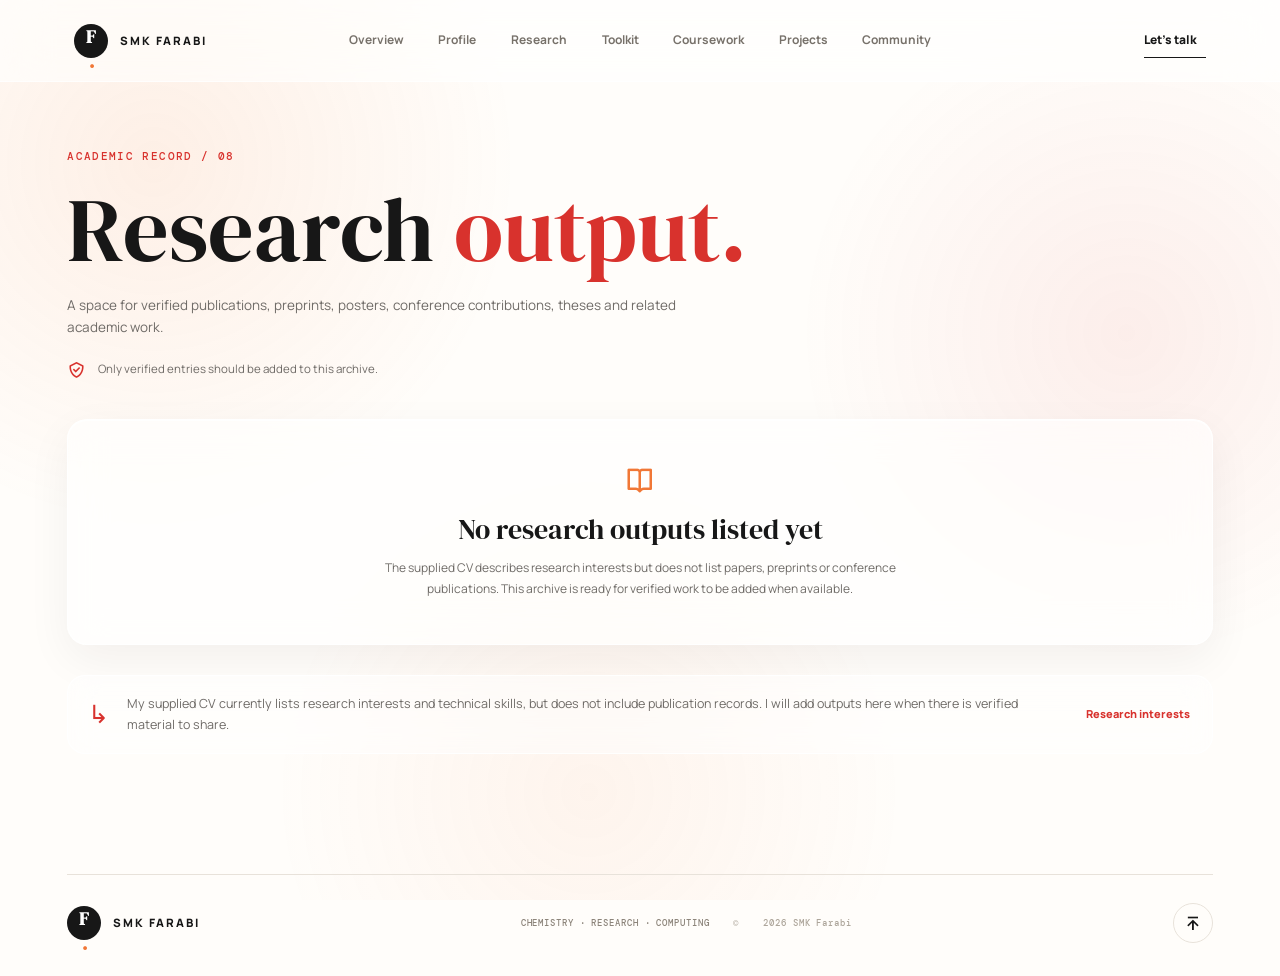
<file: publications.html>
<!DOCTYPE html>
<html lang="en">
<head>
  <meta charset="UTF-8"><meta name="viewport" content="width=device-width, initial-scale=1.0">
  <link rel="icon" type="image/svg+xml" href="assets/favicon.svg"><meta name="theme-color" content="#fffdfa">
  <meta name="description" content="Verified research outputs and academic contributions by SMK Farabi.">
  <title>Research Output — SMK Farabi</title>
  <link rel="preconnect" href="https://fonts.googleapis.com"><link rel="preconnect" href="https://fonts.gstatic.com" crossorigin>
  <link href="https://fonts.googleapis.com/css2?family=DM+Mono:wght@400;500&family=DM+Sans:wght@400;500;600;700&family=DM+Serif+Display:ital@0;1&family=Manrope:wght@400;500;600;700;800&display=swap" rel="stylesheet">
  <link href="https://unpkg.com/boxicons@2.1.4/css/boxicons.min.css" rel="stylesheet"><link rel="stylesheet" href="css/style.css">
</head>
<body class="subpage">
  <div class="scroll-progress"><span id="scroll-progress-bar"></span></div>
  <header class="header" id="header"><a class="brand" href="index.html"><span class="brand-mark">F<span>.</span></span><span class="brand-name">SMK FARABI</span></a><nav class="navbar" id="primary-navigation"><a href="index.html#home">Overview</a><a href="index.html#profile">Profile</a><a href="research.html">Research</a><a href="index.html#toolkit">Toolkit</a><a href="index.html#coursework">Coursework</a><a href="projects.html">Projects</a><a href="index.html#community">Community</a></nav><div class="header-actions"><a class="header-contact" href="index.html#contact">Let's talk <i class="bx bx-arrow-up-right"></i></a><button class="menu-btn" id="menu-icon" type="button" aria-label="Open navigation" aria-controls="primary-navigation" aria-expanded="false"><i class="bx bx-menu"></i></button></div></header>
  <main><section class="section subhero"><div class="section-heading" data-reveal><span class="section-index">ACADEMIC RECORD / 08</span><h1>Research <span>output.</span></h1><p>A space for verified publications, preprints, posters, conference contributions, theses and related academic work.</p><div class="subpage-header-note"><i class="bx bx-check-shield"></i> Only verified entries should be added to this archive.</div></div><div id="all-publications" class="publication-stack" aria-live="polite"></div><div class="research-note" style="margin-top:3rem"><span class="note-symbol">↳</span><p>My supplied CV currently lists research interests and technical skills, but does not include publication records. I will add outputs here when there is verified material to share.</p><a href="research.html">Research interests <i class="bx bx-up-right-arrow-alt"></i></a></div></section></main>
  <footer class="footer"><a class="brand" href="index.html"><span class="brand-mark">F<span>.</span></span><span class="brand-name">SMK FARABI</span></a><p>CHEMISTRY · RESEARCH · COMPUTING <span>© <span id="current-year">2026</span> SMK Farabi</span></p><a class="back-top" href="#"><i class="bx bx-arrow-to-top"></i></a></footer>
  <div class="toast" id="toast" role="status" aria-live="polite"></div><script src="js/publications.js"></script><script src="js/app.js"></script>
</body></html>
</file>
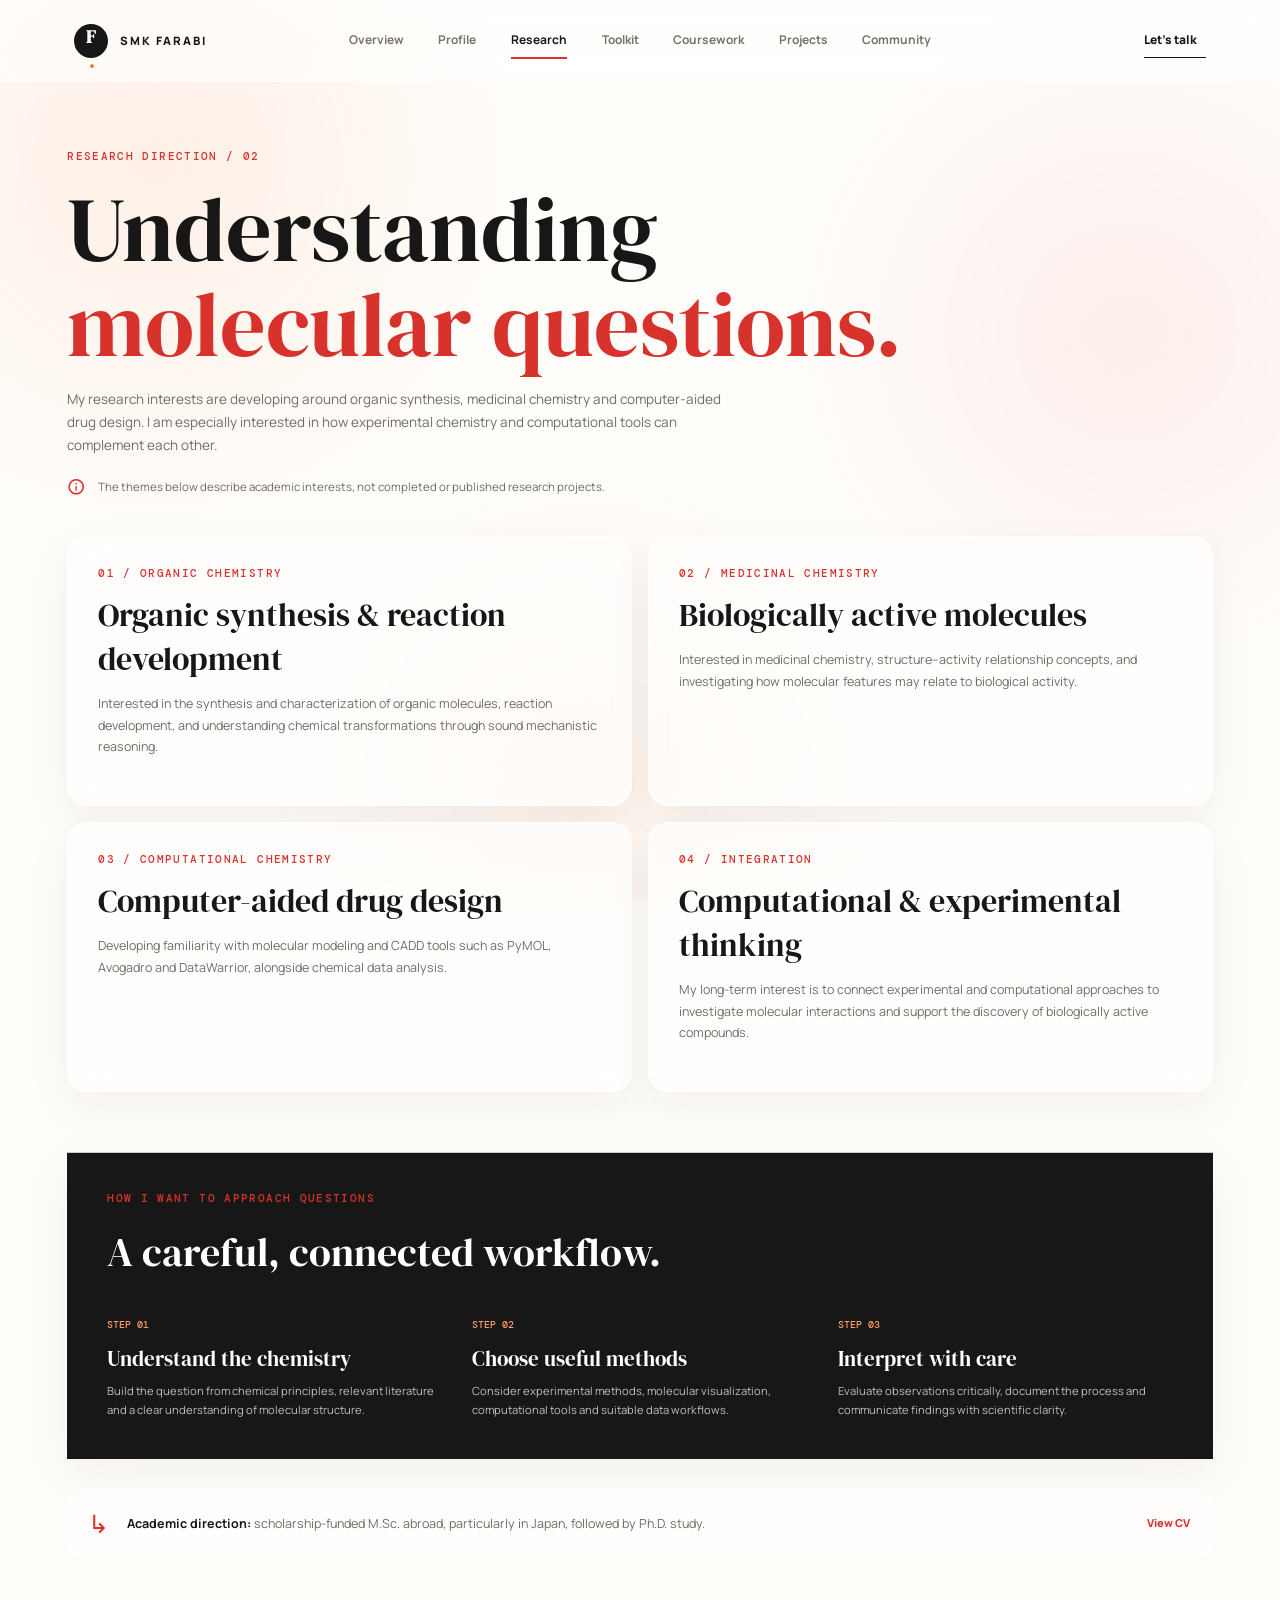
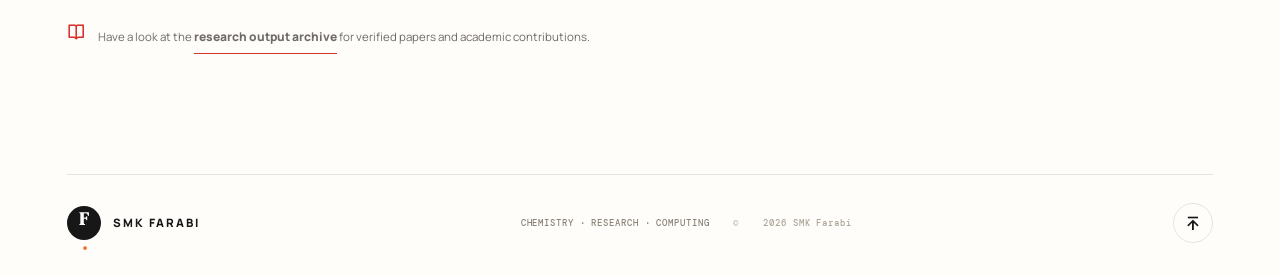
<file: research.html>
<!DOCTYPE html>
<html lang="en">
<head>
  <meta charset="UTF-8"><meta name="viewport" content="width=device-width, initial-scale=1.0">
  <link rel="icon" type="image/svg+xml" href="assets/favicon.svg"><meta name="theme-color" content="#fffdfa">
  <meta name="description" content="Research interests and academic direction of SMK Farabi.">
  <title>Research Direction — SMK Farabi</title>
  <link rel="preconnect" href="https://fonts.googleapis.com"><link rel="preconnect" href="https://fonts.gstatic.com" crossorigin>
  <link href="https://fonts.googleapis.com/css2?family=DM+Mono:wght@400;500&family=DM+Sans:wght@400;500;600;700&family=DM+Serif+Display:ital@0;1&family=Manrope:wght@400;500;600;700;800&display=swap" rel="stylesheet">
  <link href="https://unpkg.com/boxicons@2.1.4/css/boxicons.min.css" rel="stylesheet"><link rel="stylesheet" href="css/style.css">
</head>
<body class="subpage">
  <div class="scroll-progress"><span id="scroll-progress-bar"></span></div>
  <header class="header" id="header"><a class="brand" href="index.html"><span class="brand-mark">F<span>.</span></span><span class="brand-name">SMK FARABI</span></a><nav class="navbar" id="primary-navigation"><a href="index.html#home">Overview</a><a href="index.html#profile">Profile</a><a class="active" href="research.html">Research</a><a href="index.html#toolkit">Toolkit</a><a href="index.html#coursework">Coursework</a><a href="projects.html">Projects</a><a href="index.html#community">Community</a></nav><div class="header-actions"><a class="header-contact" href="index.html#contact">Let's talk <i class="bx bx-arrow-up-right"></i></a><button class="menu-btn" id="menu-icon" type="button" aria-label="Open navigation" aria-controls="primary-navigation" aria-expanded="false"><i class="bx bx-menu"></i></button></div></header>
  <main><section class="section subhero">
    <div class="section-heading" data-reveal><span class="section-index">RESEARCH DIRECTION / 02</span><h1>Understanding<br><span>molecular questions.</span></h1><p>My research interests are developing around organic synthesis, medicinal chemistry and computer-aided drug design. I am especially interested in how experimental chemistry and computational tools can complement each other.</p><div class="subpage-header-note"><i class="bx bx-info-circle"></i> The themes below describe academic interests, not completed or published research projects.</div></div>
    <div class="research-detail-grid">
      <article class="research-detail-card" data-reveal><span class="section-index">01 / ORGANIC CHEMISTRY</span><h2>Organic synthesis & reaction development</h2><p>Interested in the synthesis and characterization of organic molecules, reaction development, and understanding chemical transformations through sound mechanistic reasoning.</p></article>
      <article class="research-detail-card" data-reveal data-reveal-delay="1"><span class="section-index">02 / MEDICINAL CHEMISTRY</span><h2>Biologically active molecules</h2><p>Interested in medicinal chemistry, structure–activity relationship concepts, and investigating how molecular features may relate to biological activity.</p></article>
      <article class="research-detail-card" data-reveal data-reveal-delay="2"><span class="section-index">03 / COMPUTATIONAL CHEMISTRY</span><h2>Computer-aided drug design</h2><p>Developing familiarity with molecular modeling and CADD tools such as PyMOL, Avogadro and DataWarrior, alongside chemical data analysis.</p></article>
      <article class="research-detail-card" data-reveal data-reveal-delay="3"><span class="section-index">04 / INTEGRATION</span><h2>Computational & experimental thinking</h2><p>My long-term interest is to connect experimental and computational approaches to investigate molecular interactions and support the discovery of biologically active compounds.</p></article>
    </div>
    <div class="research-approach" data-reveal><span class="section-index">HOW I WANT TO APPROACH QUESTIONS</span><h2>A careful, connected workflow.</h2><div class="approach-steps"><article class="approach-step"><span>STEP 01</span><h3>Understand the chemistry</h3><p>Build the question from chemical principles, relevant literature and a clear understanding of molecular structure.</p></article><article class="approach-step"><span>STEP 02</span><h3>Choose useful methods</h3><p>Consider experimental methods, molecular visualization, computational tools and suitable data workflows.</p></article><article class="approach-step"><span>STEP 03</span><h3>Interpret with care</h3><p>Evaluate observations critically, document the process and communicate findings with scientific clarity.</p></article></div></div>
    <div class="research-note" style="margin-top:3rem" data-reveal><span class="note-symbol">↳</span><p><strong>Academic direction:</strong> scholarship-funded M.Sc. abroad, particularly in Japan, followed by Ph.D. study.</p><a href="assets/SMK-Farabi-CV.pdf" target="_blank" rel="noopener">View CV <i class="bx bx-up-right-arrow-alt"></i></a></div>
    <div class="subpage-header-note" style="margin-top:5rem"><i class="bx bx-book-open"></i> <span>Have a look at the <a class="inline-link" href="publications.html">research output archive</a> for verified papers and academic contributions.</span></div>
  </section></main>
  <footer class="footer"><a class="brand" href="index.html"><span class="brand-mark">F<span>.</span></span><span class="brand-name">SMK FARABI</span></a><p>CHEMISTRY · RESEARCH · COMPUTING <span>© <span id="current-year">2026</span> SMK Farabi</span></p><a class="back-top" href="#"><i class="bx bx-arrow-to-top"></i></a></footer>
  <div class="toast" id="toast" role="status" aria-live="polite"></div><script src="js/app.js"></script>
</body></html>
</file>
<file: css/style.css>
:root{
  --paper:#fffdfa;--white:#fff;--ink:#171717;--muted:#6f6b67;--soft:#f5f1eb;--line:#e8e2da;
  --red:#d8322d;--red-dark:#b8211d;--orange:#f17736;--orange-soft:#fff0e5;--black:#171717;
  --display:'DM Serif Display',Georgia,serif;--sans:'Manrope','DM Sans',Arial,sans-serif;--mono:'DM Mono',monospace;
  --header-h:82px;--ease:cubic-bezier(.2,.75,.25,1);--shadow:0 24px 70px rgba(25,20,15,.09)
}
*{box-sizing:border-box;margin:0;padding:0}
html{font-size:10px;scroll-behavior:smooth;scroll-padding-top:100px}
body{background:var(--paper);color:var(--ink);font-family:var(--sans);font-size:1.55rem;line-height:1.7;overflow-x:hidden}
body::selection{background:var(--red);color:#fff}
a{color:inherit;text-decoration:none}button,input,textarea{font:inherit}button{cursor:pointer}img{display:block;max-width:100%}
.scroll-progress{height:3px;position:fixed;inset:0 0 auto;z-index:120;background:transparent}.scroll-progress span{display:block;width:0;height:100%;background:linear-gradient(90deg,var(--red),var(--orange));transform-origin:left}
.ambient-grid{position:fixed;inset:0;z-index:-1;pointer-events:none;opacity:.18;background-image:linear-gradient(rgba(20,20,20,.035) 1px,transparent 1px),linear-gradient(90deg,rgba(20,20,20,.035) 1px,transparent 1px);background-size:72px 72px;mask-image:linear-gradient(to bottom,black,transparent 75%)}
.header{height:var(--header-h);position:fixed;z-index:100;inset:0 0 auto;display:flex;align-items:center;justify-content:space-between;padding:0 max(5.8vw,28px);background:rgba(255,253,250,.86);border-bottom:1px solid transparent;backdrop-filter:blur(16px);transition:height .35s var(--ease),border-color .35s,box-shadow .35s}
.header.scrolled{height:70px;border-color:var(--line);box-shadow:0 8px 26px rgba(30,24,17,.045)}
.brand{display:flex;align-items:center;gap:12px;min-width:180px}.brand-mark{width:34px;height:34px;display:grid;place-items:center;border-radius:50%;background:var(--ink);color:#fff;font:700 1.8rem var(--display);position:relative}.brand-mark>span{color:var(--orange)}.brand-name{font-size:1.15rem;font-weight:800;letter-spacing:.16em}
.navbar{display:flex;align-items:center;gap:clamp(17px,2.7vw,40px)}.navbar a{font-size:1.2rem;font-weight:700;color:#77716a;position:relative;padding:8px 0;transition:color .25s}.navbar a::after{content:"";position:absolute;bottom:1px;left:0;width:100%;height:2px;transform:scaleX(0);transform-origin:right;background:var(--red);transition:transform .35s var(--ease)}.navbar a:hover,.navbar a.active{color:var(--ink)}.navbar a.active::after,.navbar a:hover::after{transform:scaleX(1);transform-origin:left}
.header-actions{display:flex;align-items:center;gap:14px;min-width:180px;justify-content:flex-end}.header-contact{display:flex;align-items:center;gap:9px;font-size:1.2rem;font-weight:800;border-bottom:1px solid var(--ink);padding:7px 0}.header-contact i{font-size:1.5rem;color:var(--red);transition:transform .25s}.header-contact:hover i{transform:translate(3px,-3px)}.menu-btn{display:none;width:40px;height:40px;border:1px solid var(--line);border-radius:50%;background:#fff;color:var(--ink);font-size:2.2rem}
.section{width:min(1240px,89.5%);margin:0 auto;padding:12rem 0}.hero{min-height:790px;min-height:min(900px,100svh);padding-top:calc(var(--header-h) + 8rem);padding-bottom:8rem;display:grid;grid-template-columns:1.05fr .95fr;align-items:center;gap:5.5rem;position:relative}
.hero-copy{position:relative;z-index:2;padding-bottom:4rem}.eyebrow,.section-index,.visual-index,.visual-caption,.social-caption,.focus-note-label,.academic-card-top,.research-card-top,.tool-number,.community-index,.email-block>span{font:500 1.05rem var(--mono);letter-spacing:.13em}.eyebrow{display:flex;align-items:center;gap:12px;color:#77716a;margin-bottom:3rem}.eyebrow-line{width:34px;height:1px;background:var(--red)}.eyebrow-dot{width:6px;height:6px;border-radius:50%;background:var(--orange);box-shadow:0 0 0 4px var(--orange-soft)}.hero-intro{font:italic 2.5rem var(--display);color:var(--muted);margin-bottom:-.4rem}.hero h1{font:400 clamp(7rem,10vw,13.8rem)/.98 var(--display);letter-spacing:-.055em;margin-left:-.7rem;white-space:nowrap}.hero h1 span{color:var(--red)}.hero h1 sup{font:500 1.2rem var(--mono);letter-spacing:0;vertical-align:top;margin-left:7px;color:#999}
.hero-subtitle{font-size:1.75rem;font-weight:700;margin:2.3rem 0 1.8rem;display:flex;align-items:baseline;gap:9px}.subtitle-static{color:var(--muted);font-weight:500}.rotating-word{color:var(--orange);min-width:11ch}.typing-cursor{color:var(--red);animation:blink .9s steps(2,start) infinite}@keyframes blink{to{visibility:hidden}}
.hero-description{max-width:590px;color:#615c56;font-size:1.55rem;line-height:1.95}.hero-description strong{color:var(--ink);font-weight:800}.hero-actions{display:flex;flex-wrap:wrap;gap:12px;margin-top:3.3rem}.button{display:inline-flex;align-items:center;justify-content:center;gap:12px;min-height:49px;padding:0 21px;border:1px solid transparent;font-size:1.2rem;font-weight:800;letter-spacing:.01em;transition:transform .3s var(--ease),background .3s,border-color .3s,color .3s,box-shadow .3s}.button i{font-size:1.75rem;transition:transform .3s}.button:hover{transform:translateY(-3px)}.button:hover i{transform:translateX(4px)}.button-dark{background:var(--ink);color:#fff}.button-dark:hover{background:var(--red);box-shadow:0 12px 25px rgba(216,50,45,.18)}.button-outline{background:transparent;border-color:#d7d0c8;color:var(--ink)}.button-outline:hover{border-color:var(--orange);color:var(--red)}.button-light{background:#fff;color:var(--ink)}.button-light:hover{background:var(--orange);color:#fff}
.hero-socials{display:flex;align-items:center;gap:15px;margin-top:3.7rem}.hero-socials a{width:35px;height:35px;border:1px solid var(--line);border-radius:50%;display:grid;place-items:center;font-size:1.8rem;background:rgba(255,255,255,.8);transition:all .3s}.hero-socials a:hover{background:var(--red);border-color:var(--red);color:#fff;transform:translateY(-4px)}.social-caption{font-size:.85rem;color:#a09a92;margin-left:8px}
.hero-visual{align-self:stretch;display:flex;flex-direction:column;justify-content:center;min-width:0;padding:2rem 0 1rem}.visual-index{display:flex;justify-content:space-between;color:#817b73;margin:0 3rem 1.5rem 1rem}.visual-index span{color:var(--red)}.portrait-stage{position:relative;width:min(100%,530px);height:570px;margin:auto}.portrait-backdrop{position:absolute;inset:8% 7% 5% 17%;background:#f1e9df;transform:rotate(3deg)}.portrait-accent{position:absolute;z-index:1}.accent-one{height:75%;width:19%;top:1%;right:1%;background:var(--orange);opacity:.96}.accent-two{width:32%;height:21%;left:0;bottom:0;background:var(--red)}.portrait-frame{position:absolute;z-index:2;inset:3% 13% 7% 10%;overflow:hidden;background:#d4d0c9;border:9px solid #fff;box-shadow:var(--shadow)}.portrait-frame img{width:100%;height:100%;object-fit:cover;object-position:center 28%;filter:saturate(.78) contrast(1.04);transition:transform 1.2s var(--ease)}.portrait-stage:hover .portrait-frame img{transform:scale(1.045)}.portrait-seal{position:absolute;z-index:4;left:0;top:17%;width:104px;height:104px;border-radius:50%;background:var(--ink);color:#fff;display:flex;flex-direction:column;align-items:center;justify-content:center;box-shadow:0 12px 30px #17171728;border:4px solid var(--paper);transform:rotate(-9deg)}.portrait-seal span{font:400 3rem var(--display);line-height:1;color:var(--orange)}.portrait-seal small{font:500 .7rem var(--mono);letter-spacing:.12em;line-height:1.5;text-align:center;margin-top:4px}.orbit{position:absolute;z-index:3;border:1px solid rgba(216,50,45,.34);border-radius:50%;pointer-events:none}.orbit-a{width:111%;height:45%;top:29%;left:-5%;transform:rotate(-28deg);animation:orbit-drift 16s linear infinite}.orbit-b{width:88%;height:112%;left:9%;top:-5%;transform:rotate(24deg);border-color:rgba(241,119,54,.35);animation:orbit-drift 20s linear infinite reverse}.orbit-node{position:absolute;z-index:4;width:9px;height:9px;border-radius:50%;background:var(--red);box-shadow:0 0 0 6px rgba(216,50,45,.1)}.node-one{top:12%;left:26%}.node-two{right:4%;top:61%;background:var(--orange)}.node-three{left:12%;bottom:8%;background:var(--orange)}@keyframes orbit-drift{to{transform:rotate(332deg)}}
.focus-note{position:absolute;z-index:5;right:-1%;bottom:5%;width:225px;padding:19px 20px;background:#fff;box-shadow:0 15px 45px rgba(28,20,12,.13);border-top:3px solid var(--red)}.focus-note-label{font-size:.8rem;color:var(--red)}.focus-note strong{display:block;font:400 1.55rem/1.45 var(--display);margin-top:8px}.focus-note>i{position:absolute;right:16px;bottom:13px;color:var(--orange);font-size:1.8rem}.visual-caption{display:flex;justify-content:space-between;color:#999188;font-size:.86rem;margin:1.6rem 2.3rem 0}.scroll-cue{position:absolute;bottom:2.1rem;left:0;display:flex;align-items:center;gap:11px;color:#8c857d;font:500 .9rem var(--mono);letter-spacing:.1em}.scroll-cue-line{width:36px;height:1px;background:var(--red);position:relative;overflow:hidden}.scroll-cue-line::after{content:"";position:absolute;inset:0;background:var(--orange);transform:translateX(-100%);animation:scroll-line 1.7s ease-in-out infinite}@keyframes scroll-line{to{transform:translateX(100%)}}.hero-coordinate{position:absolute;right:0;bottom:2.2rem;color:#b3aca3;font:400 .9rem var(--mono);letter-spacing:.1em}
.ticker{overflow:hidden;background:var(--ink);color:#fff;padding:17px 0;transform:rotate(-1deg) scale(1.02);margin:0 0 1rem}.ticker-track{display:flex;align-items:center;justify-content:space-around;gap:44px;white-space:nowrap;min-width:1500px;animation:ticker 34s linear infinite}.ticker span{font:600 1.05rem var(--mono);letter-spacing:.16em}.ticker i{font-style:normal;color:var(--orange);font-size:1.8rem}@keyframes ticker{to{transform:translateX(-33%)}}
.section-heading{margin-bottom:5.4rem}.section-index{display:block;color:var(--red);font-size:1.05rem;margin-bottom:2rem}.section-heading h2,.contact-heading h2{font:400 clamp(4.8rem,6.5vw,8.6rem)/1.04 var(--display);letter-spacing:-.035em}.section-heading h2 em,.contact-heading h2 em{color:var(--red);font-weight:400}.section-heading-wide{display:flex;justify-content:space-between;align-items:end;gap:3rem}.heading-aside{max-width:385px;color:var(--muted);font-size:1.35rem;line-height:1.9;margin-bottom:.8rem}
.profile-section{padding-top:14rem;padding-bottom:14rem}.profile-layout{display:grid;grid-template-columns:1.15fr .85fr;gap:9rem;align-items:center}.profile-lead{max-width:680px}.lead-statement{font:400 clamp(2.6rem,3.2vw,4rem)/1.35 var(--display);margin-bottom:2.7rem}.body-copy{font-size:1.45rem;color:var(--muted);line-height:2;margin-bottom:1.4rem}.inline-link{display:inline-flex;align-items:center;gap:9px;margin-top:1.8rem;padding-bottom:6px;border-bottom:1px solid var(--red);font-size:1.2rem;font-weight:800;transition:color .2s,gap .2s}.inline-link:hover{color:var(--red);gap:14px}.inline-link i{font-size:1.7rem;color:var(--orange)}
.academic-card{position:relative;overflow:hidden;background:#f5f0e9;padding:3.2rem 3.4rem;min-height:395px;border:1px solid #eee5db}.academic-card-top{display:flex;justify-content:space-between;color:#81776d;font-size:.95rem}.academic-card-top i{font-size:2.1rem;color:var(--red)}.academic-degree{font:400 4.5rem/1.1 var(--display);margin-top:2.9rem}.academic-degree span{font-size:2.2rem;color:var(--red)}.academic-university{font-size:1.3rem;font-weight:800;margin-top:5px}.academic-divider{height:1px;background:#ddd3c7;margin:2.3rem 0 1.7rem}.academic-row{display:flex;justify-content:space-between;gap:12px;font-size:1.15rem;color:#817a71;padding:6px 0}.academic-row strong{color:var(--ink);font-size:1.12rem}.academic-note{font:500 1rem var(--mono);letter-spacing:.08em;color:var(--red)}.academic-note i{font-size:1.5rem;vertical-align:middle;margin-right:5px}.academic-goal{font:400 1.8rem/1.4 var(--display);max-width:285px;margin-top:7px}.card-watermark{position:absolute;right:-7px;bottom:-65px;font:400 18rem var(--display);color:rgba(216,50,45,.055);pointer-events:none}
.research-section{padding-top:10rem;padding-bottom:14rem;background:linear-gradient(180deg,transparent,rgba(245,241,235,.45),transparent)}.research-grid{display:grid;grid-template-columns:repeat(3,1fr);gap:16px}.research-card{min-height:465px;background:#fff;border:1px solid var(--line);padding:2.6rem 2.7rem 2.8rem;position:relative;overflow:hidden;transition:transform .45s var(--ease),box-shadow .45s,border-color .3s}.research-card:hover{transform:translateY(-9px);box-shadow:var(--shadow);border-color:#e2c1ae}.research-card-featured{background:#f7f0e9}.research-card-top{display:flex;align-items:center;justify-content:space-between;color:#82786d;font-size:.92rem}.research-card-top i{font-size:2rem;color:var(--red)}.research-card h3{font:400 3.2rem/1.12 var(--display);margin-top:2.2rem;position:relative;z-index:1}.research-card p{color:var(--muted);font-size:1.25rem;line-height:1.9;margin-top:1.7rem;max-width:340px;position:relative;z-index:1}.research-keywords{display:flex;flex-wrap:wrap;gap:7px;margin-top:2.3rem}.research-keywords span,.skill-tags span{border:1px solid #e6ded5;border-radius:30px;padding:5px 9px;font-size:.95rem;color:#766f67;background:#fff8}.molecule-art{height:115px;width:180px;position:relative;margin-top:2.3rem;margin-left:1rem}.atom{position:absolute;width:32px;height:32px;display:grid;place-items:center;border-radius:50%;font:500 1.1rem var(--mono);color:#fff;background:var(--red);box-shadow:0 0 0 5px rgba(216,50,45,.1);z-index:2}.a1{left:6px;top:38px}.a2{left:78px;top:8px;background:var(--orange)}.a3{left:133px;top:68px;background:var(--ink)}.bond{position:absolute;height:2px;background:#b9a99b;transform-origin:left center}.b1{left:34px;top:53px;width:53px;transform:rotate(-23deg)}.b2{left:103px;top:32px;width:67px;transform:rotate(48deg)}.b3{left:30px;top:70px;width:47px;transform:rotate(37deg);opacity:.6}.b4{left:91px;top:49px;width:44px;transform:rotate(-28deg);opacity:.6}.molecule-art-two{margin-top:2.5rem}.helix-line{position:absolute;width:130px;height:90px;left:25px;top:5px;border:3px solid transparent;border-left-color:var(--red);border-right-color:var(--orange);border-radius:50%;transform:rotate(30deg)}.helix-line-two{transform:rotate(-30deg);border-left-color:var(--orange);border-right-color:var(--red);opacity:.7}.helix-node{position:absolute;width:9px;height:9px;border-radius:50%;background:var(--ink)}.hn1{top:12px;left:73px}.hn2{top:45px;left:28px;background:var(--orange)}.hn3{top:75px;left:129px;background:var(--red)}.hn4{top:82px;left:58px}.molecule-art-three{margin-top:2.5rem}.cube-face{position:absolute;width:65px;height:65px;border:2px solid var(--red);transform:skewY(30deg) scaleY(.86) rotate(30deg);left:52px;top:22px}.face-two{transform:skewY(-30deg) scaleY(.86) rotate(-30deg);left:94px;border-color:var(--orange)}.face-three{transform:rotate(0deg);left:73px;top:2px;border-color:#252525;opacity:.7}.cube-point{position:absolute;width:9px;height:9px;background:var(--orange);border-radius:50%}.cp1{left:51px;top:80px}.cp2{left:137px;top:35px;background:var(--red)}.cp3{left:100px;top:1px;background:var(--ink)}.research-note{display:flex;align-items:center;gap:18px;margin-top:2.4rem;padding:2rem 2.4rem;border-left:3px solid var(--orange);background:#fff}.note-symbol{font:400 2.5rem var(--display);color:var(--red)}.research-note p{flex:1;color:var(--muted);font-size:1.25rem}.research-note p strong{color:var(--ink)}.research-note a{font-size:1.1rem;font-weight:800;color:var(--red);white-space:nowrap}.research-note a i{font-size:1.5rem;vertical-align:middle}
.toolkit-section{padding-top:13rem;padding-bottom:13rem}.toolkit-grid{display:grid;grid-template-columns:repeat(4,1fr);border:1px solid var(--line);background:#fff}.toolkit-card{padding:2.6rem 2.2rem 2.7rem;position:relative;min-height:330px;border-right:1px solid var(--line);transition:background .35s,transform .35s}.toolkit-card:last-child{border-right:0}.toolkit-card:hover{background:#fff7f0;transform:translateY(-5px);z-index:1}.tool-number{position:absolute;right:2rem;top:2rem;color:#b2aaa1}.tool-icon{width:47px;height:47px;border-radius:50%;display:grid;place-items:center;background:var(--orange-soft);color:var(--red);font-size:2.35rem;margin-bottom:2.4rem}.toolkit-card h3{font:400 2.3rem/1.2 var(--display);margin-bottom:1.2rem}.toolkit-card p{font-size:1.15rem;color:var(--muted);line-height:1.85;min-height:91px}.skill-tags{display:flex;flex-wrap:wrap;gap:6px;margin-top:1.7rem}.skill-tags span{font-size:.88rem;padding:4px 8px}.toolkit-card-dark{background:var(--ink);color:#fff}.toolkit-card-dark .tool-number{color:#a8a19a}.toolkit-card-dark .tool-icon{background:#382622;color:#ff9360}.toolkit-card-dark p{color:#b7b1aa}.toolkit-card-dark .skill-tags span{border-color:#47413d;color:#ded8d1;background:transparent}.toolkit-card-dark:hover{background:#211d1b}
.projects-section{padding-top:11rem;padding-bottom:14rem}.project-controls{display:flex;align-items:center;justify-content:space-between;gap:2rem;margin-bottom:2rem}.filter-list{display:flex;flex-wrap:wrap;gap:8px}.filter-btn{padding:9px 15px;border:1px solid var(--line);background:#fff;color:#6d665f;font-size:1.05rem;font-weight:700;transition:all .25s}.filter-btn:hover,.filter-btn.active{background:var(--ink);border-color:var(--ink);color:#fff}.project-search{display:flex;align-items:center;gap:9px;border-bottom:1px solid #cfc6bb;padding:7px 2px;color:#9d948a;min-width:225px}.project-search input{width:100%;border:0;outline:0;background:transparent;color:var(--ink);font-size:1.1rem}.project-search input::placeholder{color:#aaa198}.project-grid{display:grid;grid-template-columns:repeat(3,1fr);gap:15px}.project-card{min-height:330px;display:flex;flex-direction:column;padding:2.6rem 2.6rem 2.2rem;background:#fff;border:1px solid var(--line);position:relative;overflow:hidden;transition:transform .4s var(--ease),box-shadow .4s,border-color .3s}.project-card::before{content:"";position:absolute;top:0;left:0;width:0;height:3px;background:linear-gradient(90deg,var(--red),var(--orange));transition:width .45s var(--ease)}.project-card:hover{transform:translateY(-7px);box-shadow:0 18px 45px rgba(29,24,20,.08);border-color:#dfc9bb}.project-card:hover::before{width:100%}.project-card-top{display:flex;justify-content:space-between;align-items:center}.project-kind{font:500 .9rem var(--mono);letter-spacing:.1em;color:var(--red)}.project-icon{width:42px;height:42px;border-radius:50%;display:grid;place-items:center;background:#f8eee7;color:var(--red);font-size:2.1rem}.project-card h3{font:400 2.7rem/1.12 var(--display);margin:2.2rem 0 1rem}.project-card p{color:var(--muted);font-size:1.2rem;line-height:1.85}.project-tags{display:flex;flex-wrap:wrap;gap:6px;margin-top:1.7rem}.project-tags span{font:400 .9rem var(--mono);color:#766f68;background:#f7f3ef;padding:5px 8px}.project-links{display:flex;flex-wrap:wrap;gap:14px;margin-top:auto;padding-top:2.2rem}.project-links a{font-size:1rem;font-weight:800;color:var(--ink);border-bottom:1px solid #d2c9bf;padding-bottom:3px}.project-links a:hover{color:var(--red);border-color:var(--red)}.project-links i{color:var(--orange);font-size:1.4rem;vertical-align:middle}.project-footer{display:flex;align-items:center;justify-content:space-between;margin-top:2.2rem;color:#9a9288;font:400 .98rem var(--mono)}.project-footer .inline-link{margin:0;font-family:var(--sans);font-size:1.1rem}.empty-projects{grid-column:1/-1;padding:4rem;background:#fff;border:1px dashed #d7ccc0;color:var(--muted);text-align:center}
.community-section{padding-top:10rem;padding-bottom:14rem;background:linear-gradient(180deg,transparent,#f8f4ef 16%,#f8f4ef 84%,transparent)}.community-list{border-top:1px solid #ded6ce}.community-item{display:grid;grid-template-columns:70px 1fr 60px;align-items:center;gap:25px;padding:2.6rem 1.1rem;border-bottom:1px solid #ded6ce;transition:padding .35s var(--ease),background .35s}.community-item:hover{padding-left:2rem;padding-right:2rem;background:rgba(255,255,255,.55)}.community-index{color:var(--red)}.community-main h3{font:400 2.5rem/1.2 var(--display)}.community-main p{font-size:1.1rem;font-weight:800;color:#8a8076;margin-top:5px}.community-main>span{display:block;color:var(--muted);font-size:1.2rem;margin-top:8px}.community-main em{color:var(--ink)}.community-mark{width:44px;height:44px;display:grid;place-items:center;border:1px solid #ded5cc;border-radius:50%;font-size:2rem;color:var(--red);transition:all .3s}.community-item:hover .community-mark{background:var(--red);border-color:var(--red);color:#fff;transform:rotate(-10deg)}
.pathway-section{padding-top:4rem;padding-bottom:14rem}.pathway-panel{background:var(--red);color:#fff;display:grid;grid-template-columns:.85fr 1.15fr;min-height:470px;overflow:hidden;position:relative}.pathway-copy{padding:5rem 5.2rem;position:relative;z-index:2}.pathway-copy .section-index{color:#ffc6a2}.pathway-copy h2{font:400 clamp(4.4rem,5.3vw,6.5rem)/1.04 var(--display)}.pathway-copy h2 em{color:#ffc19a}.pathway-copy p{font-size:1.27rem;line-height:1.9;color:#ffe5d9;margin:2rem 0 2.5rem;max-width:470px}.pathway-graphic{position:relative;min-height:430px;background:linear-gradient(125deg,rgba(161,24,24,.28),rgba(255,120,66,.2));overflow:hidden}.path-line{position:absolute;left:15%;right:12%;top:53%;height:1px;background:rgba(255,255,255,.55)}.path-line::after{content:"";position:absolute;inset:0;background:linear-gradient(90deg,transparent,#fff,transparent);transform:translateX(-100%);animation:path-flow 4.5s linear infinite}@keyframes path-flow{to{transform:translateX(100%)}}.path-step{position:absolute;display:flex;flex-direction:column;gap:5px;padding:0 15px}.path-step span{font:500 .9rem var(--mono);letter-spacing:.14em;color:#ffd3b8}.path-step strong{font:400 2.1rem var(--display)}.path-step small{font-size:1rem;color:#ffd9c8}.step-one{left:8%;top:19%}.step-two{left:39%;top:59%}.step-three{right:2%;top:16%}.path-orbit{position:absolute;width:360px;height:220px;border:1px solid rgba(255,255,255,.27);border-radius:50%;transform:rotate(-28deg);right:8%;top:23%;animation:orbit-drift 25s linear infinite}.path-orbit::before,.path-orbit::after{content:"";position:absolute;width:10px;height:10px;border-radius:50%;background:#ffc69f;box-shadow:0 0 0 6px rgba(255,255,255,.13)}.path-orbit::before{top:20%;left:13%}.path-orbit::after{right:15%;bottom:15%;background:#fff}
.contact-section{padding-top:9rem;padding-bottom:13rem;display:grid;grid-template-columns:.9fr 1.1fr;gap:8rem}.contact-heading h2{margin-bottom:2rem}.contact-heading p{color:var(--muted);font-size:1.35rem;max-width:380px}.email-block{display:grid;grid-template-columns:1fr auto;align-items:center;padding:2rem 0;border-top:1px solid var(--line);border-bottom:1px solid var(--line)}.email-block>span{grid-column:1/-1;color:var(--red);font-size:.9rem}.email-block strong{font:400 clamp(2.2rem,3vw,3.5rem) var(--display);margin-top:7px}.email-block>i{font-size:2.5rem;color:var(--orange);transition:transform .3s}.email-block:hover>i{transform:translate(5px,-5px)}.contact-actions{display:flex;flex-wrap:wrap;gap:22px;margin:1.7rem 0 3.2rem}.contact-actions a,.contact-actions button{border:0;background:transparent;display:flex;align-items:center;gap:7px;font-size:1.08rem;font-weight:800;color:#625c55}.contact-actions i{font-size:1.65rem;color:var(--red)}.contact-actions a:hover,.contact-actions button:hover{color:var(--red)}.contact-form{display:flex;flex-direction:column;gap:16px}.form-row{display:grid;grid-template-columns:1fr 1fr;gap:15px}.contact-form label{display:flex;flex-direction:column;gap:6px;font-size:1.05rem;font-weight:800;color:#625c55}.contact-form input,.contact-form textarea{width:100%;border:1px solid #e4ddd5;background:#fff;padding:12px 14px;outline:0;font-size:1.15rem;font-weight:500;resize:vertical;transition:border-color .25s,box-shadow .25s}.contact-form input:focus,.contact-form textarea:focus{border-color:var(--orange);box-shadow:0 0 0 3px rgba(241,119,54,.1)}.contact-form input::placeholder,.contact-form textarea::placeholder{color:#b5ada4}.form-bottom{display:flex;justify-content:space-between;align-items:center;gap:15px}.form-bottom>span{font-size:.95rem;color:#958c82}.form-bottom .button{min-height:44px}.footer{width:min(1240px,89.5%);margin:0 auto;border-top:1px solid var(--line);padding:2.8rem 0 3.3rem;display:flex;align-items:center;justify-content:space-between;gap:20px}.footer .brand{min-width:unset}.footer p{font:500 .9rem var(--mono);letter-spacing:.1em;color:#8c847a}.footer p span{margin-left:18px;color:#ada59a}.back-top{width:40px;height:40px;border:1px solid var(--line);border-radius:50%;display:grid;place-items:center;font-size:2rem;transition:all .25s}.back-top:hover{background:var(--ink);color:#fff;border-color:var(--ink);transform:translateY(-3px)}
.toast{position:fixed;z-index:200;bottom:24px;left:50%;transform:translate(-50%,20px);opacity:0;pointer-events:none;background:var(--ink);color:#fff;padding:11px 18px;font-size:1.1rem;box-shadow:0 10px 28px #0002;transition:opacity .25s,transform .25s}.toast.show{opacity:1;transform:translate(-50%,0)}
/* Detail pages */
.subpage .section{padding-top:15rem;min-height:75vh}.subhero .section-heading{margin-bottom:4rem}.subhero .section-heading h1{font:400 clamp(5rem,8vw,9rem)/1.05 var(--display)}.subhero .section-heading h1 span{color:var(--red)}.subhero .section-heading p{max-width:660px;color:var(--muted);margin-top:1.6rem;font-size:1.35rem}.subpage-header-note{display:flex;align-items:center;gap:12px;color:var(--muted);font-size:1.15rem;margin-top:2rem}.subpage-header-note i{color:var(--red);font-size:1.9rem}.archive-grid{display:grid;grid-template-columns:repeat(3,1fr);gap:15px}.archive-tools{display:flex;align-items:center;justify-content:space-between;gap:2rem;margin:3rem 0 2rem}.archive-tools .project-search{background:#fff;padding:10px 12px;border:1px solid var(--line)}.publication-stack{display:grid;gap:12px}.publication-card{padding:2.4rem;background:#fff;border:1px solid var(--line);display:grid;grid-template-columns:55px 1fr;gap:20px}.publication-card .pub-mark{width:48px;height:48px;border-radius:50%;display:grid;place-items:center;background:var(--orange-soft);color:var(--red);font-size:2rem}.publication-card .pub-meta{font:500 .92rem var(--mono);color:var(--red);letter-spacing:.08em}.publication-card h3{font:400 2.6rem var(--display);margin:.5rem 0}.publication-card p{color:var(--muted);font-size:1.2rem}.publication-card .text-link{display:inline-flex;margin-top:1rem;color:var(--red);font-size:1.05rem;font-weight:800}.empty-state{padding:4.5rem 3rem;text-align:center;background:#fff;border:1px dashed #d9cec2}.empty-state i{font-size:3rem;color:var(--orange)}.empty-state h3{font:400 2.8rem var(--display);margin:1rem 0}.empty-state p{max-width:560px;margin:auto;color:var(--muted);font-size:1.2rem}.research-detail-grid{display:grid;grid-template-columns:repeat(2,1fr);gap:16px}.research-detail-card{background:#fff;border:1px solid var(--line);padding:3rem;min-height:270px}.research-detail-card .section-index{margin-bottom:1.3rem}.research-detail-card h2{font:400 3.2rem var(--display);margin-bottom:1.2rem}.research-detail-card p{font-size:1.25rem;color:var(--muted)}.research-approach{margin-top:6rem;background:var(--ink);color:#fff;padding:4rem}.research-approach h2{font:400 4rem var(--display);margin-bottom:3rem}.approach-steps{display:grid;grid-template-columns:repeat(3,1fr);gap:30px}.approach-step span{font:500 .95rem var(--mono);color:#ff9b64}.approach-step h3{font:400 2.1rem var(--display);margin:.8rem 0}.approach-step p{font-size:1.12rem;color:#c6beb7}
/* Scroll reveals and motion */
[data-reveal]{opacity:0;transform:translateY(26px);transition:opacity .85s var(--ease),transform .85s var(--ease)}[data-reveal].is-visible{opacity:1;transform:translateY(0)}[data-reveal-delay="1"]{transition-delay:.1s}[data-reveal-delay="2"]{transition-delay:.2s}[data-reveal-delay="3"]{transition-delay:.3s}
.project-card.is-hidden{display:none}
@media(max-width:1100px){.section{width:91%}.hero{gap:2rem}.hero h1{font-size:clamp(7rem,9.2vw,10rem)}.portrait-stage{height:520px}.profile-layout{gap:5rem}.toolkit-grid{grid-template-columns:repeat(2,1fr)}.toolkit-card:nth-child(2){border-right:0}.toolkit-card:nth-child(-n+2){border-bottom:1px solid var(--line)}.pathway-panel{grid-template-columns:1fr 1fr}}
@media(max-width:820px){:root{--header-h:72px}.header{padding:0 4.5%}.header-actions{min-width:unset}.menu-btn{display:grid;place-items:center}.navbar{position:absolute;top:calc(100% - 1px);left:0;right:0;display:none;flex-direction:column;align-items:stretch;gap:0;padding:12px 5% 20px;background:rgba(255,253,250,.98);border-bottom:1px solid var(--line);box-shadow:0 15px 25px #1717170b}.navbar.open{display:flex}.navbar a{padding:12px 0;border-bottom:1px solid #eee8e1}.navbar a::after{display:none}.hero{grid-template-columns:1fr;min-height:auto;padding-top:13rem;padding-bottom:10rem}.hero-copy{padding-bottom:0}.hero-visual{max-width:600px;width:100%;margin:1rem auto 0;grid-row:1}.hero h1{font-size:clamp(7.5rem,16vw,12rem)}.portrait-stage{height:560px}.hero-copy{grid-row:2}.scroll-cue{bottom:2rem}.hero-coordinate{display:none}.profile-layout{grid-template-columns:1fr;gap:4rem}.academic-card{max-width:560px}.section-heading-wide{align-items:start;flex-direction:column;gap:1rem}.heading-aside{max-width:600px}.research-grid{grid-template-columns:1fr 1fr}.research-card:last-child{grid-column:1/-1;min-height:410px}.project-grid,.archive-grid{grid-template-columns:repeat(2,1fr)}.pathway-panel{grid-template-columns:1fr}.pathway-copy{padding:4rem}.pathway-graphic{min-height:330px}.contact-section{grid-template-columns:1fr;gap:4rem}.footer{width:91%}}
@media(max-width:560px){html{font-size:9px}.section{width:88%;padding:9rem 0}.header{padding:0 6%}.brand{min-width:unset}.header-contact{display:none}.hero{padding-top:10rem;padding-bottom:8rem;gap:3rem}.hero-visual{padding:0}.visual-index{margin:0 1rem 1rem}.portrait-stage{height:430px;width:100%}.portrait-frame{inset:3% 11% 8% 9%;border-width:6px}.portrait-seal{width:80px;height:80px}.portrait-seal span{font-size:2.5rem}.focus-note{width:180px;padding:13px 14px;right:-1%;bottom:4%}.focus-note strong{font-size:1.35rem}.visual-caption{margin:1.2rem 1rem 0;font-size:.72rem}.hero h1{font-size:clamp(6.3rem,17vw,9rem)}.hero-description{font-size:1.45rem}.hero-actions{gap:9px}.button{padding:0 14px;font-size:1.05rem}.hero-socials{margin-top:2.6rem}.ticker{margin-bottom:0}.section-heading{margin-bottom:3.6rem}.section-heading h2,.contact-heading h2{font-size:5.6rem}.profile-layout{gap:3rem}.lead-statement{font-size:3rem}.academic-card{padding:2.4rem}.research-grid{grid-template-columns:1fr}.research-card,.research-card:last-child{grid-column:auto;min-height:420px}.research-note{align-items:flex-start;flex-wrap:wrap}.research-note p{flex-basis:calc(100% - 40px)}.research-note a{margin-left:40px}.toolkit-grid{grid-template-columns:1fr}.toolkit-card,.toolkit-card:nth-child(2){border-right:0;border-bottom:1px solid var(--line);min-height:unset}.toolkit-card:last-child{border-bottom:0}.toolkit-card p{min-height:unset}.project-controls{align-items:stretch;flex-direction:column}.project-search{min-width:0}.project-grid,.archive-grid{grid-template-columns:1fr}.project-card{min-height:unset}.project-footer{align-items:flex-start;flex-direction:column;gap:8px}.community-item{grid-template-columns:35px 1fr 40px;gap:12px;padding:2rem .3rem}.community-main h3{font-size:2.1rem}.community-main>span{font-size:1.1rem}.community-mark{width:36px;height:36px}.pathway-copy{padding:3.3rem 2.6rem}.pathway-graphic{min-height:300px}.path-step strong{font-size:1.55rem}.path-step small{font-size:.85rem}.step-one{left:3%}.step-two{left:33%;top:61%}.step-three{right:0;top:18%}.path-orbit{width:250px;height:160px;right:0}.contact-section{gap:3rem}.email-block strong{font-size:2.2rem}.form-row{grid-template-columns:1fr}.form-bottom{align-items:flex-start;flex-direction:column}.footer{align-items:flex-start;flex-wrap:wrap}.footer p{order:3;width:100%;line-height:2}.footer p span{display:block;margin:3px 0 0}.subpage .section{padding-top:11rem}.archive-tools{align-items:stretch;flex-direction:column}.research-detail-grid,.approach-steps{grid-template-columns:1fr}.research-approach{padding:2.7rem}}
@media(prefers-reduced-motion:reduce){*,*::before,*::after{scroll-behavior:auto!important;animation-duration:.01ms!important;animation-iteration-count:1!important;transition-duration:.01ms!important}[data-reveal]{opacity:1;transform:none}}
.rotating-word{display:inline-block;transition:opacity .22s ease,transform .22s ease}.rotating-word.word-out{opacity:0;transform:translateY(7px)}

.coursework-strip{margin-top:4rem;padding:2.3rem 2.5rem;background:#fff;border:1px solid var(--line)}.coursework-label,.previous-education>span{font:500 .95rem var(--mono);letter-spacing:.13em;color:var(--red)}.coursework-tags{display:flex;flex-wrap:wrap;gap:8px;margin:1.2rem 0 2rem}.coursework-tags span{padding:6px 11px;border:1px solid #e8e0d7;background:#fffdfa;font-size:1.05rem;color:#6f675f}.previous-education{border-top:1px solid var(--line);padding-top:1.5rem}.previous-education p{font-size:1.1rem;color:var(--muted);margin-top:7px}.previous-education strong{color:var(--ink)}.previous-education b{color:var(--orange);padding:0 5px}.generator-shell .section-heading h1{font:400 clamp(4.8rem,7vw,8rem)/1.05 var(--display);letter-spacing:-.03em}.generator-shell .section-heading h1 span{color:var(--red)}
@media(prefers-reduced-motion:reduce){[data-reveal]{opacity:1;transform:none}}

.project-footer-links{display:flex;align-items:center;gap:24px;flex-wrap:wrap}.content-tool-link{font-size:1.02rem;font-weight:700;color:#8c837a;border-bottom:1px dashed #cfc5ba;padding-bottom:3px}.content-tool-link:hover{color:var(--red);border-color:var(--red)}.subpage-header-note .content-tool-link{margin-left:8px}.generator-page .btn{display:inline-flex;align-items:center;justify-content:center;gap:9px;min-height:46px;padding:0 18px;border:0;font-size:1.1rem;font-weight:800}.generator-page .btn-primary{background:var(--ink);color:#fff}.generator-page .btn-primary:hover{background:var(--red)}.generator-page .section-tag{font:500 .95rem var(--mono);color:var(--red);letter-spacing:.12em}
:focus-visible{outline:3px solid rgba(241,119,54,.65);outline-offset:3px}
@media(max-width:560px){.project-footer-links{align-items:flex-start;flex-direction:column;gap:10px}}


/* ================================================================
   GLASS / ACADEMIC EDITION — soft translucent surfaces and depth
   ================================================================ */
body::before{
  content:"";position:fixed;inset:0;z-index:-2;pointer-events:none;
  background:
    radial-gradient(circle at 12% 18%,rgba(241,119,54,.10),transparent 27%),
    radial-gradient(circle at 88% 37%,rgba(216,50,45,.075),transparent 26%),
    radial-gradient(circle at 46% 88%,rgba(241,119,54,.065),transparent 30%);
}
.header{background:rgba(255,255,255,.64);border-bottom-color:rgba(255,255,255,.72);backdrop-filter:blur(24px) saturate(165%);-webkit-backdrop-filter:blur(24px) saturate(165%)}
.header.scrolled{background:rgba(255,255,255,.78);border-color:rgba(216,50,45,.10);box-shadow:0 12px 42px rgba(27,19,14,.07)}
.navbar a{padding:9px 0}
.glass-panel,.academic-card,.focus-note,.research-card,.toolkit-card,.project-card,.publication-card,.research-detail-card,.empty-state,.course-card,.coursework-intro,.research-approach{
  backdrop-filter:blur(18px) saturate(145%);-webkit-backdrop-filter:blur(18px) saturate(145%);
  box-shadow:0 15px 45px rgba(28,20,12,.055),inset 0 1px 0 rgba(255,255,255,.78);
}
.academic-card{background:linear-gradient(145deg,rgba(255,255,255,.78),rgba(255,247,240,.70));border:1px solid rgba(255,255,255,.9);border-radius:26px;box-shadow:0 22px 60px rgba(50,32,20,.075),inset 0 1px 0 #fff}
.focus-note{background:rgba(255,255,255,.72);border:1px solid rgba(255,255,255,.92);border-top:3px solid var(--red);border-radius:16px;backdrop-filter:blur(22px) saturate(160%);-webkit-backdrop-filter:blur(22px) saturate(160%)}
.research-card{background:rgba(255,255,255,.60);border:1px solid rgba(255,255,255,.92);border-radius:24px;box-shadow:0 18px 45px rgba(36,25,18,.055),inset 0 1px 0 rgba(255,255,255,.95)}
.research-card-featured{background:linear-gradient(145deg,rgba(255,245,237,.78),rgba(255,255,255,.58))}
.research-card:hover{border-color:rgba(216,50,45,.22);box-shadow:0 25px 65px rgba(36,25,18,.11),inset 0 1px 0 #fff}
.toolkit-grid{display:grid;grid-template-columns:repeat(4,minmax(0,1fr));gap:16px;border:0;background:transparent}
.toolkit-card,.toolkit-card:nth-child(2),.toolkit-card:last-child{border:1px solid rgba(255,255,255,.92);border-radius:23px;background:rgba(255,255,255,.62);padding:2.7rem 2.25rem;box-shadow:0 18px 48px rgba(35,24,17,.055),inset 0 1px 0 rgba(255,255,255,.95);backdrop-filter:blur(20px) saturate(145%);-webkit-backdrop-filter:blur(20px) saturate(145%)}
.toolkit-card:hover{background:rgba(255,250,246,.82);transform:translateY(-7px);box-shadow:0 24px 55px rgba(35,24,17,.10)}
.toolkit-card-dark,.toolkit-card-dark:hover{background:linear-gradient(145deg,rgba(30,27,26,.96),rgba(67,34,29,.91));border-color:rgba(255,255,255,.15);color:#fff}
.skill-tags{gap:8px;margin-top:1.9rem}
.skill-tags span{display:inline-flex;align-items:center;padding:7px 11px;border:1px solid rgba(216,50,45,.13);border-radius:999px;background:rgba(255,255,255,.72);color:#302824;font-size:.94rem;font-weight:800;letter-spacing:.005em;box-shadow:0 3px 12px rgba(31,22,17,.035);transition:transform .25s,border-color .25s,background .25s,color .25s}
.skill-tags span strong{font-weight:900}
.skill-tags span:hover{transform:translateY(-2px);border-color:rgba(216,50,45,.42);background:#fff;color:var(--red)}
.skill-tags span.skill-feature{background:linear-gradient(135deg,rgba(255,237,225,.96),rgba(255,255,255,.88));border-color:rgba(216,50,45,.31);color:#aa2824;box-shadow:0 5px 15px rgba(216,50,45,.08)}
.toolkit-card-dark .skill-tags span,.toolkit-card-dark .skill-tags span.skill-feature{background:rgba(255,255,255,.09);border-color:rgba(255,255,255,.19);color:#fff}
.toolkit-card-dark .skill-tags span:hover{background:rgba(255,255,255,.17);border-color:rgba(255,153,100,.65);color:#ffd0b4}
.project-card,.publication-card,.research-detail-card,.empty-state{background:rgba(255,255,255,.63);border:1px solid rgba(255,255,255,.95);border-radius:20px}
.project-card:hover{border-color:rgba(216,50,45,.25);box-shadow:0 22px 55px rgba(25,18,14,.10)}
.research-note{border-radius:18px;background:rgba(255,255,255,.49);border:1px solid rgba(255,255,255,.88);padding:1.7rem 2rem;backdrop-filter:blur(15px);-webkit-backdrop-filter:blur(15px)}
.community-item{border-radius:12px}
.contact-form input,.contact-form textarea{background:rgba(255,255,255,.7);border:1px solid rgba(255,255,255,.95);border-radius:12px;backdrop-filter:blur(12px);-webkit-backdrop-filter:blur(12px)}

/* Selected coursework */
.profile-education{margin-top:4.2rem;padding:2.1rem 2.4rem;border:1px solid rgba(255,255,255,.92);border-radius:18px;background:rgba(255,255,255,.52);backdrop-filter:blur(14px);-webkit-backdrop-filter:blur(14px)}
.coursework-section{padding-top:10rem;padding-bottom:14rem}
.coursework-intro{display:grid;grid-template-columns:52px 1fr auto;align-items:center;gap:18px;padding:2rem 2.3rem;margin:-1rem 0 2.5rem;background:linear-gradient(120deg,rgba(255,255,255,.78),rgba(255,243,235,.68));border:1px solid rgba(255,255,255,.96);border-radius:20px}
.coursework-intro-icon{width:48px;height:48px;display:grid;place-items:center;border-radius:15px;background:rgba(216,50,45,.09);color:var(--red);font-size:2.35rem}
.coursework-intro p{font-size:1.17rem;line-height:1.85;color:#615a53}.coursework-intro p strong{color:var(--ink);font-weight:900}
.coursework-total{display:flex;flex-direction:column;align-items:center;justify-content:center;min-width:92px;padding:6px 14px;border-left:1px solid rgba(216,50,45,.16)}
.coursework-total strong{font:400 3.4rem/1 var(--display);color:var(--red)}.coursework-total small{font:500 .82rem var(--mono);letter-spacing:.08em;color:#8c8279;text-transform:uppercase;margin-top:5px;white-space:nowrap}
.course-controls{display:flex;align-items:center;justify-content:space-between;gap:18px;margin:2.2rem 0 1.5rem}
.course-filter-list{display:flex;flex-wrap:wrap;gap:7px}
.course-filter-btn{border:1px solid rgba(255,255,255,.95);border-radius:999px;padding:9px 15px;background:rgba(255,255,255,.58);color:#6d655e;font-size:1.02rem;font-weight:800;box-shadow:0 5px 16px rgba(31,22,17,.035);backdrop-filter:blur(12px);-webkit-backdrop-filter:blur(12px);transition:all .25s}
.course-filter-btn:hover,.course-filter-btn.active{background:var(--ink);border-color:var(--ink);color:#fff;transform:translateY(-2px)}
.course-search{display:flex;align-items:center;gap:9px;min-width:min(340px,100%);padding:10px 14px;border:1px solid rgba(255,255,255,.95);border-radius:999px;background:rgba(255,255,255,.62);box-shadow:0 5px 18px rgba(31,22,17,.035);backdrop-filter:blur(14px);-webkit-backdrop-filter:blur(14px)}
.course-search i{color:var(--red);font-size:1.8rem}.course-search input{width:100%;border:0;outline:0;background:transparent;color:var(--ink);font-size:1.05rem}.course-search input::placeholder{color:#a59b91}
.course-results-note{display:flex;justify-content:space-between;gap:12px;margin:0 0 3.2rem;color:#92877e;font:500 .86rem var(--mono);letter-spacing:.075em;text-transform:uppercase}
.course-year-group{margin-top:4.8rem}.course-year-heading{display:flex;justify-content:space-between;align-items:end;gap:20px;margin-bottom:1.8rem;padding-bottom:1.2rem;border-bottom:1px solid rgba(216,50,45,.15)}
.course-year-heading>div>span{font:500 .92rem var(--mono);letter-spacing:.13em;color:var(--red)}
.course-year-heading h3{font:400 3.1rem/1.18 var(--display);margin-top:5px}.course-year-heading p{max-width:390px;color:var(--muted);font-size:1.08rem;text-align:right}
.course-grid{display:grid;grid-template-columns:repeat(3,minmax(0,1fr));gap:13px}
.course-card{position:relative;min-height:162px;padding:1.8rem 1.9rem;background:rgba(255,255,255,.64);border:1px solid rgba(255,255,255,.96);border-radius:18px;box-shadow:0 12px 32px rgba(35,24,17,.045),inset 0 1px 0 rgba(255,255,255,.9);overflow:hidden;transition:transform .32s var(--ease),box-shadow .32s,border-color .32s,background .32s}
.course-card::after{content:"";position:absolute;width:120px;height:120px;border-radius:50%;right:-60px;bottom:-75px;background:radial-gradient(circle,rgba(241,119,54,.13),transparent 68%);pointer-events:none}
.course-card:hover{transform:translateY(-5px);background:rgba(255,255,255,.84);border-color:rgba(216,50,45,.25);box-shadow:0 19px 42px rgba(35,24,17,.085)}
.course-card-featured{background:linear-gradient(135deg,rgba(255,244,236,.86),rgba(255,255,255,.66));border-color:rgba(241,119,54,.19)}
.course-card-meta{display:flex;align-items:center;justify-content:space-between;gap:10px;margin-bottom:1.2rem}
.course-card-meta>span{font:500 .9rem var(--mono);letter-spacing:.08em;color:var(--red);font-weight:700}
.course-card-meta>b{font-size:.83rem;line-height:1.35;text-align:right;color:#8c7668;background:rgba(255,255,255,.66);border:1px solid rgba(216,50,45,.10);border-radius:99px;padding:4px 8px}
.course-card h4{font:400 2.05rem/1.2 var(--display);max-width:95%;position:relative;z-index:1}
.course-card p{font-size:1.02rem;line-height:1.6;color:#898078;margin-top:.75rem;position:relative;z-index:1}
.course-card.is-hidden{display:none}
.course-empty-state{display:flex;flex-direction:column;align-items:center;gap:8px;padding:4rem 2rem;border:1px dashed rgba(216,50,45,.3);border-radius:18px;background:rgba(255,255,255,.52);color:#8b8178}
.course-empty-state[hidden]{display:none}.course-empty-state i{font-size:3.4rem;color:var(--orange)}.course-empty-state strong{font:400 2.4rem var(--display);color:var(--ink)}.course-empty-state span{font-size:1.1rem}
.coursework-footnote{display:flex;align-items:center;gap:9px;margin-top:2.5rem;color:#92877e;font-size:1rem}.coursework-footnote i{color:var(--orange);font-size:1.7rem;flex:none}
.course-year-group[hidden]{display:none}

@media(max-width:1100px){
  .toolkit-grid{grid-template-columns:repeat(2,minmax(0,1fr));gap:14px}
  .toolkit-card,.toolkit-card:nth-child(2),.toolkit-card:last-child{border:1px solid rgba(255,255,255,.92);border-radius:22px}
  .course-grid{grid-template-columns:repeat(2,minmax(0,1fr))}
}
@media(max-width:820px){
  .course-controls{align-items:stretch;flex-direction:column}
  .course-search{width:100%;min-width:0}
  .course-year-heading{align-items:start;flex-direction:column}
  .course-year-heading p{text-align:left;max-width:600px}
}
@media(max-width:560px){
  .toolkit-grid{grid-template-columns:1fr;gap:12px}
  .toolkit-card,.toolkit-card:nth-child(2),.toolkit-card:last-child{border:1px solid rgba(255,255,255,.92);border-radius:20px}
  .coursework-intro{grid-template-columns:44px 1fr;padding:1.6rem;gap:12px}
  .coursework-intro-icon{width:42px;height:42px}
  .coursework-total{grid-column:1/-1;flex-direction:row;justify-content:flex-start;gap:10px;border-left:0;border-top:1px solid rgba(216,50,45,.14);padding:10px 0 0}
  .coursework-total strong{font-size:2.6rem}.coursework-total small{margin:0}
  .course-filter-list{display:grid;grid-template-columns:repeat(5,1fr);gap:5px}
  .course-filter-btn{padding:9px 5px;font-size:.94rem}
  .course-results-note{font-size:.75rem;flex-direction:column;gap:5px}
  .course-grid{grid-template-columns:1fr}
  .course-year-heading h3{font-size:2.8rem}
  .course-card{min-height:unset}
  .course-card h4{font-size:2.2rem}
  .coursework-footnote{align-items:flex-start}
}
@media(prefers-reduced-motion:reduce){.course-card,.course-filter-btn,.skill-tags span{transition:none}}


/* Compact coursework archive: positioned after research direction */
.coursework-section{padding-top:7rem;padding-bottom:8rem}
.coursework-section .section-heading{margin-bottom:2.4rem}
.coursework-section .section-heading h2{font-size:clamp(3.5rem,5vw,5.8rem);line-height:1.04}
.coursework-section .section-index{margin-bottom:1.1rem}
.coursework-section .heading-aside{max-width:430px;font-size:1.15rem;line-height:1.7}
.coursework-intro{grid-template-columns:40px 1fr auto;gap:13px;padding:1.25rem 1.5rem;margin:0 0 1.5rem;border-radius:16px}
.coursework-intro-icon{width:38px;height:38px;border-radius:12px;font-size:1.9rem}
.coursework-intro p{font-size:1.04rem;line-height:1.6}
.coursework-total{min-width:70px;padding:4px 10px}
.coursework-total strong{font-size:2.6rem}
.coursework-total small{font-size:.72rem}
.course-controls{margin:1.3rem 0 1rem;gap:12px}
.course-filter-btn{padding:7px 12px;font-size:.94rem}
.course-search{min-width:min(290px,100%);padding:8px 12px}
.course-results-note{margin-bottom:1.3rem;font-size:.78rem}
.course-year-group{margin-top:1rem;border:1px solid rgba(255,255,255,.92);border-radius:17px;background:rgba(255,255,255,.36);box-shadow:0 8px 25px rgba(35,24,17,.035);backdrop-filter:blur(14px);-webkit-backdrop-filter:blur(14px);overflow:hidden}
.course-year-heading{display:flex;align-items:center;justify-content:space-between;gap:16px;margin:0;padding:1.15rem 1.4rem;border:0;cursor:pointer;list-style:none;transition:background .25s}
.course-year-heading::-webkit-details-marker{display:none}
.course-year-heading:hover{background:rgba(255,255,255,.42)}
.course-year-heading>div>span{font-size:.78rem}
.course-year-heading h3{font-size:2.1rem;line-height:1.15;margin-top:3px}
.course-year-heading p{max-width:430px;text-align:right;font-size:.94rem;line-height:1.5}
.course-disclosure{flex:none;width:30px;height:30px;border-radius:50%;display:grid;place-items:center;background:rgba(216,50,45,.08);color:var(--red);font-size:1.5rem;transition:transform .25s,background .25s}
.course-disclosure .bx{font-size:1.5rem}
.course-year-group[open] .course-disclosure{transform:rotate(45deg);background:rgba(216,50,45,.14)}
.course-grid{grid-template-columns:repeat(3,minmax(0,1fr));gap:9px;padding:0 1.1rem 1.1rem}
.course-card{min-height:unset;padding:1.15rem 1.25rem;border-radius:13px}
.course-card-meta{margin-bottom:.65rem}
.course-card-meta>span{font-size:.76rem}
.course-card-meta>b{font-size:.7rem;padding:3px 7px}
.course-card h4{font-size:1.55rem;line-height:1.18}
.course-card p{font-size:.88rem;line-height:1.45;margin-top:.45rem}
.course-empty-state{margin-top:1rem;padding:2rem}
.course-empty-state strong{font-size:1.8rem}
.coursework-footnote{margin-top:1.2rem;font-size:.88rem}
@media(max-width:1100px){.course-grid{grid-template-columns:repeat(2,minmax(0,1fr))}}
@media(max-width:820px){.course-year-heading{align-items:center;flex-direction:row}.course-year-heading p{text-align:right;max-width:40%}}
@media(max-width:560px){
  .coursework-section{padding-top:5rem;padding-bottom:6rem}
  .coursework-section .section-heading h2{font-size:4.3rem}
  .coursework-intro{grid-template-columns:36px 1fr auto;padding:1rem;gap:9px}
  .coursework-total{grid-column:auto;flex-direction:column;gap:2px;border:0;padding:0;min-width:52px}
  .coursework-total strong{font-size:2.15rem}.coursework-total small{font-size:.62rem;white-space:normal;text-align:center}
  .course-filter-list{display:grid;grid-template-columns:repeat(5,1fr);gap:5px}
  .course-filter-btn{padding:8px 3px;font-size:.82rem}
  .course-year-heading{padding:1rem;gap:8px}
  .course-year-heading h3{font-size:1.75rem}
  .course-year-heading p{display:none}
  .course-disclosure{width:27px;height:27px}
  .course-grid{grid-template-columns:1fr;padding:0 .75rem .75rem}
  .course-card{padding:1rem}
  .course-card h4{font-size:1.55rem}
  .course-results-note{font-size:.7rem}
  .coursework-footnote{align-items:flex-start}
}
</file>
<file: css/code-generator.css>
.generator-shell{padding-top:15rem!important}.generator-grid{display:grid;grid-template-columns:minmax(0,.95fr) minmax(0,1.05fr);gap:2rem;align-items:start}.generator-form,.output-panel{padding:2.6rem;background:#fff;border:1px solid var(--line)}.type-switch{display:grid;grid-template-columns:1fr 1fr;gap:6px;padding:5px;background:var(--soft);margin-bottom:2rem}.type-btn{border:0;padding:11px;background:transparent;color:var(--muted);font-weight:800;font-size:1.1rem}.type-btn.active{background:var(--ink);color:#fff}.field{margin-bottom:1.5rem}.field label{display:block;font-size:1.1rem;font-weight:800;color:#6d665f;margin-bottom:7px}.field input,.field textarea,.field select{width:100%;border:1px solid var(--line);padding:12px 13px;background:#fff;color:var(--ink);outline:0;font:500 1.2rem var(--sans)}.field input:focus,.field textarea:focus,.field select:focus{border-color:var(--orange);box-shadow:0 0 0 3px rgba(241,119,54,.1)}.field textarea{resize:vertical}.field select{color-scheme:light}.two-col{display:grid;grid-template-columns:1fr 1fr;gap:12px}.hidden-fields{display:none}.check-field label{display:flex;align-items:center;gap:8px}.check-field input{width:auto;accent-color:var(--red)}.full-btn{width:100%}.output-panel{position:sticky;top:10rem;overflow:hidden}.output-top{display:flex;align-items:center;justify-content:space-between;gap:15px;margin-bottom:1.5rem}.output-top h2{font:400 2.8rem var(--display);margin-top:5px}.copy-btn{border:1px solid var(--line);background:#fff;padding:9px 12px;color:var(--ink);font-size:1.1rem;font-weight:800}.copy-btn:hover{background:var(--ink);color:#fff}.output-panel pre{margin:0;min-height:25rem;max-height:55rem;overflow:auto;padding:1.7rem;background:#181818;color:#ffd2b4;font:500 1.15rem/1.7 var(--mono)}.paste-help{margin-top:1.4rem;color:var(--muted);font-size:1.1rem;line-height:1.8}.paste-help code{color:var(--red)}
@media(max-width:850px){.generator-grid{grid-template-columns:1fr}.output-panel{position:static}.two-col{grid-template-columns:1fr}.generator-shell{padding-top:11rem!important}}
</file>
